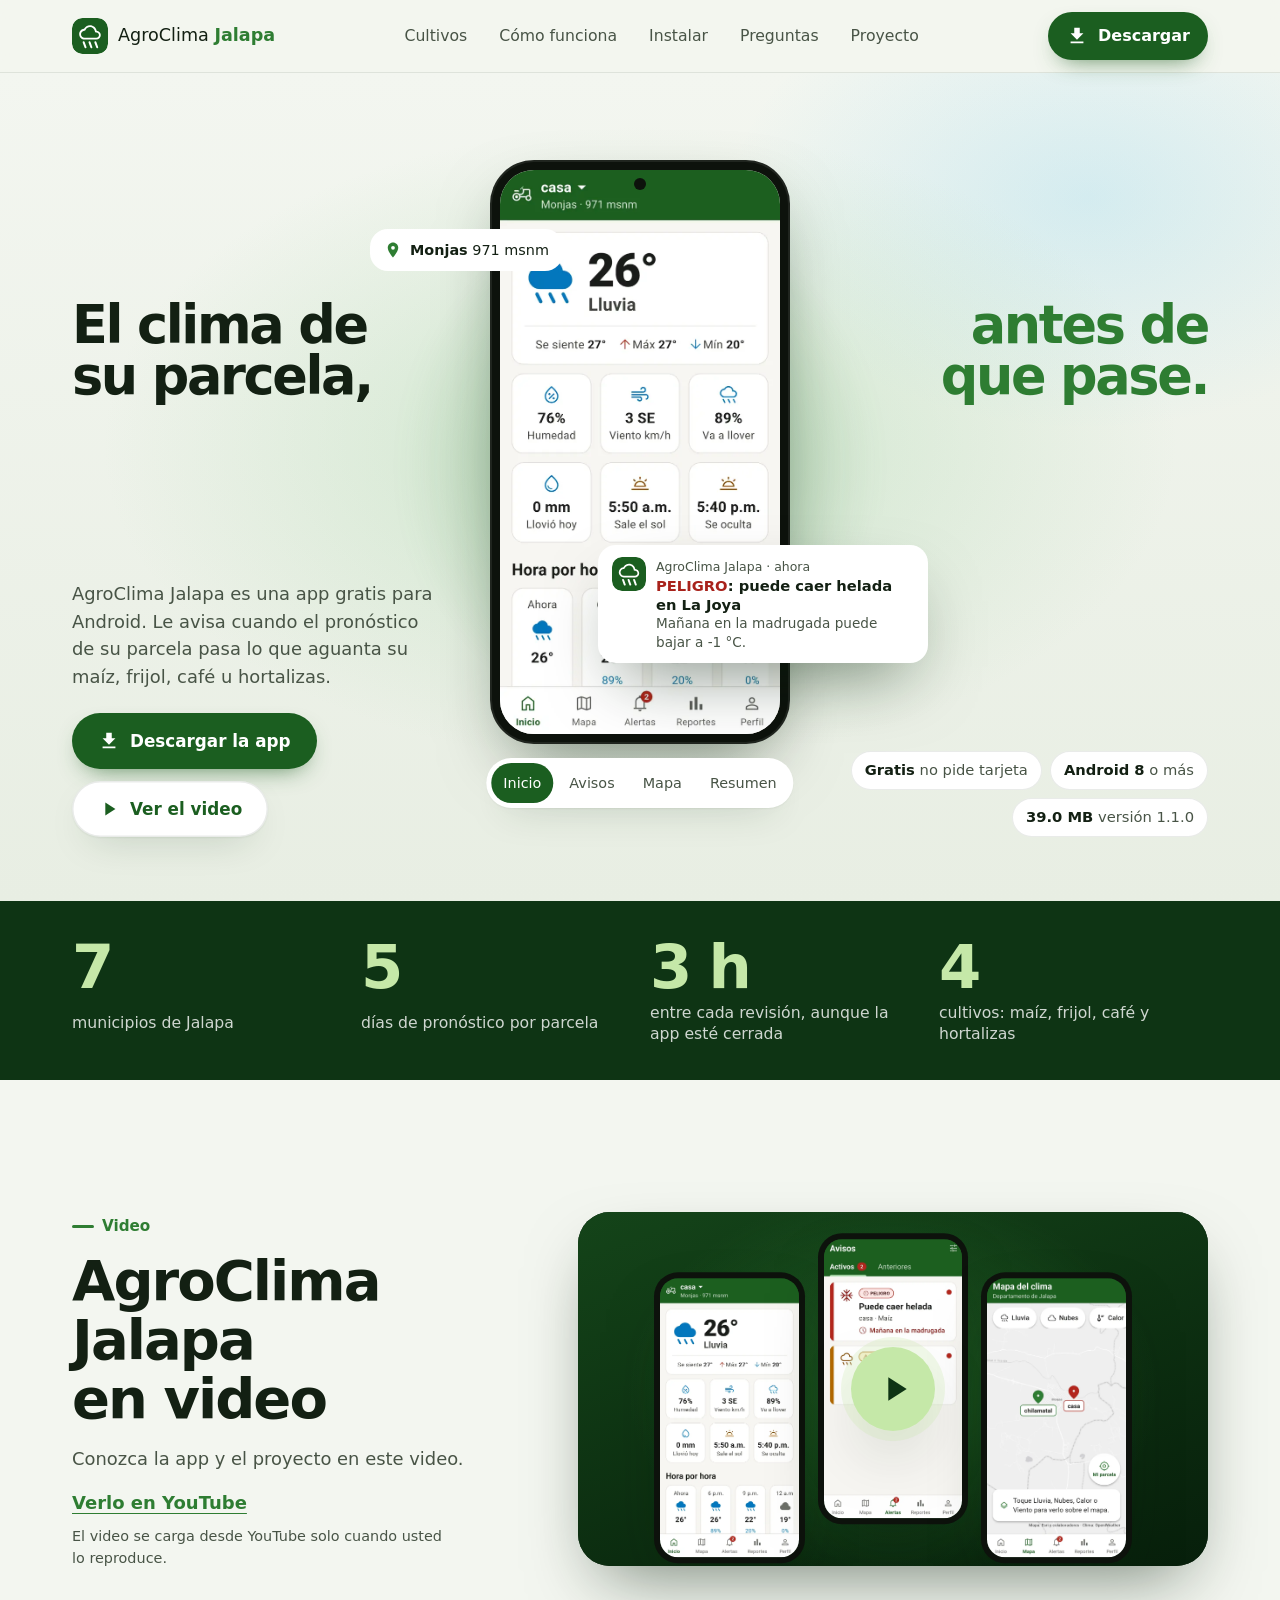
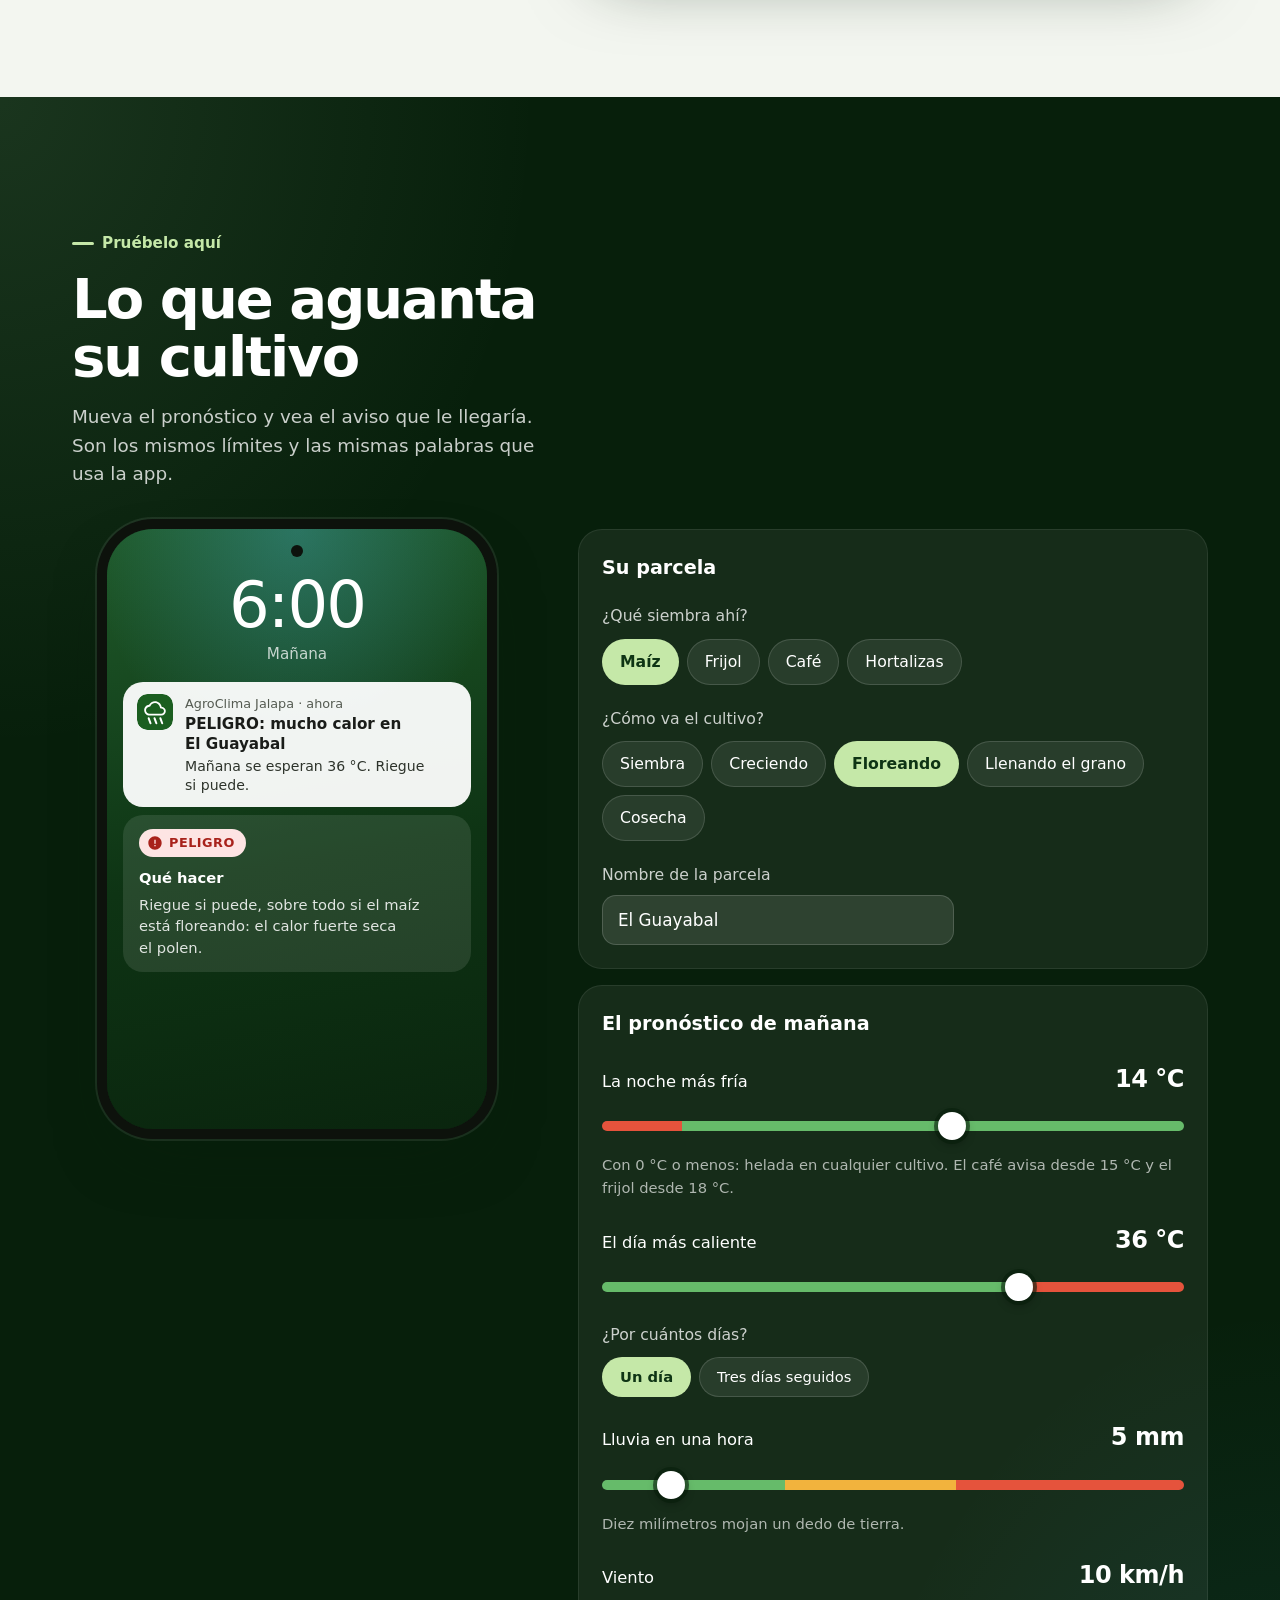
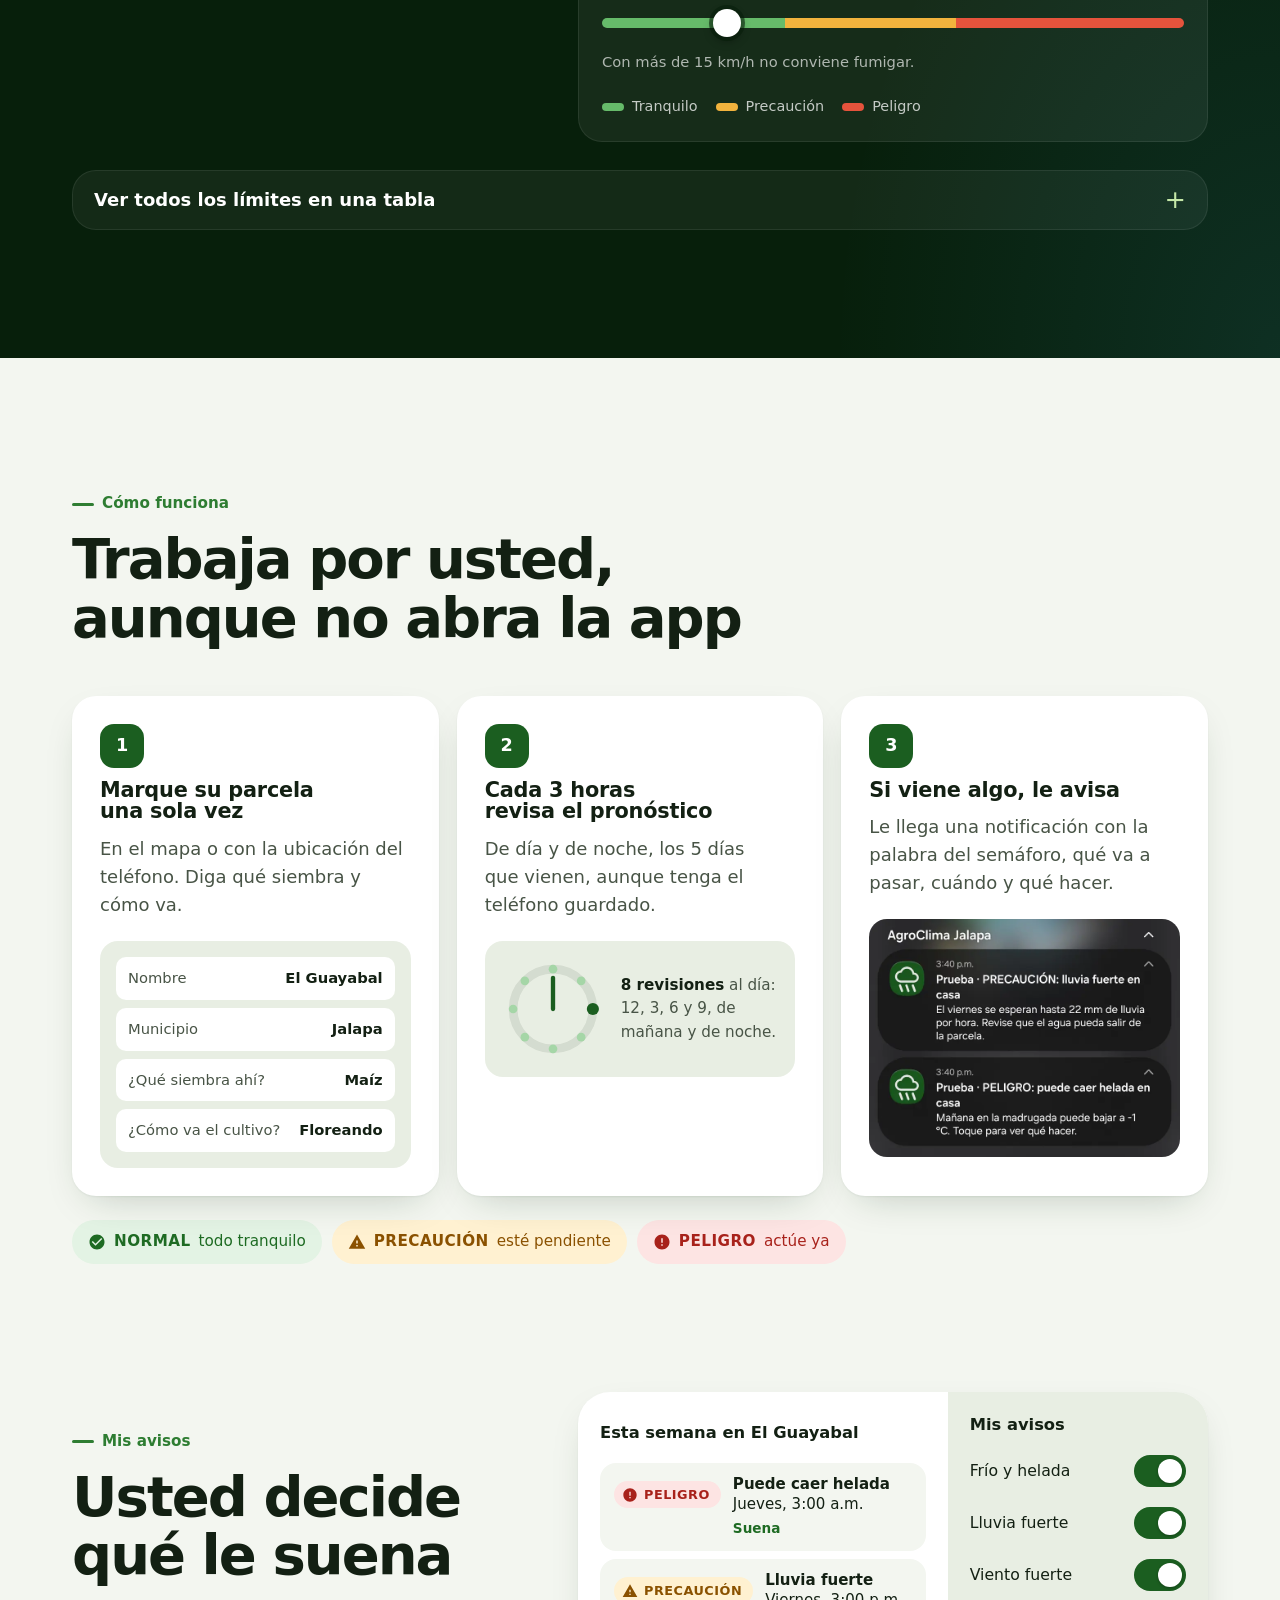
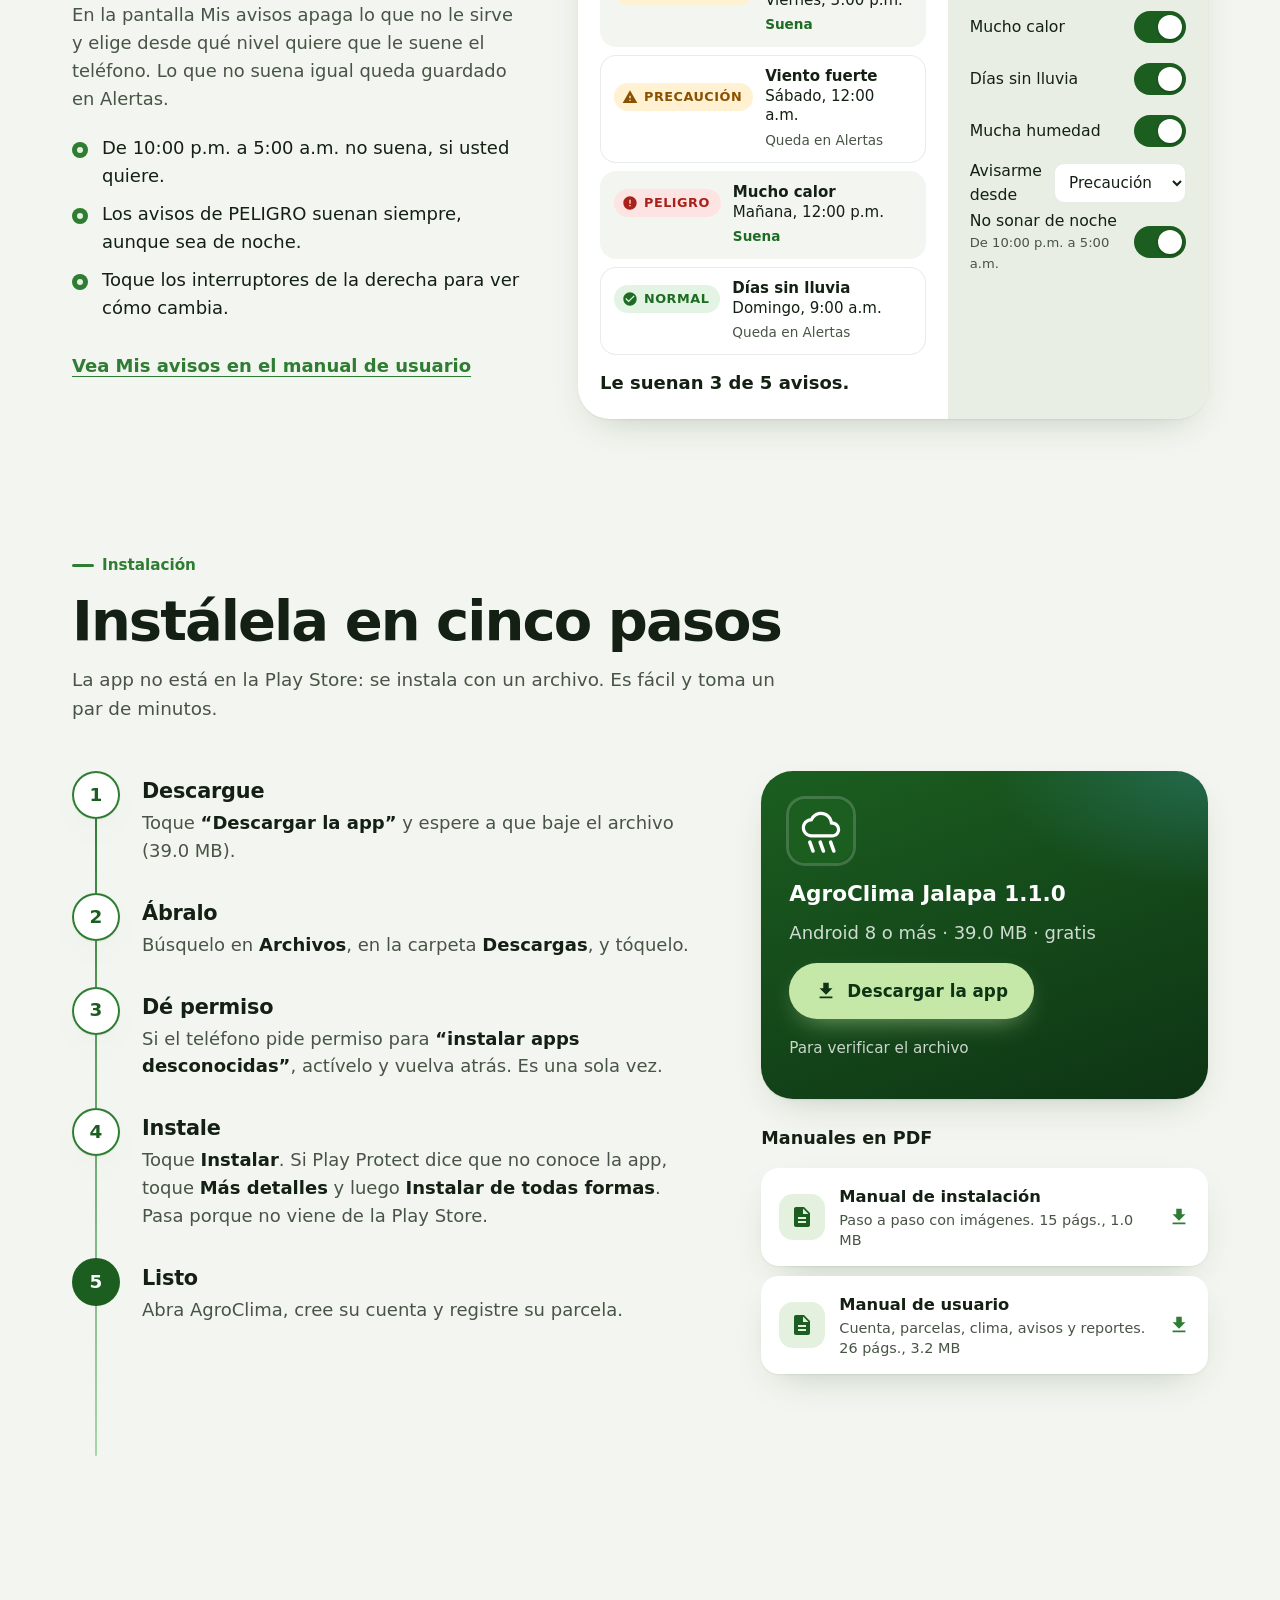
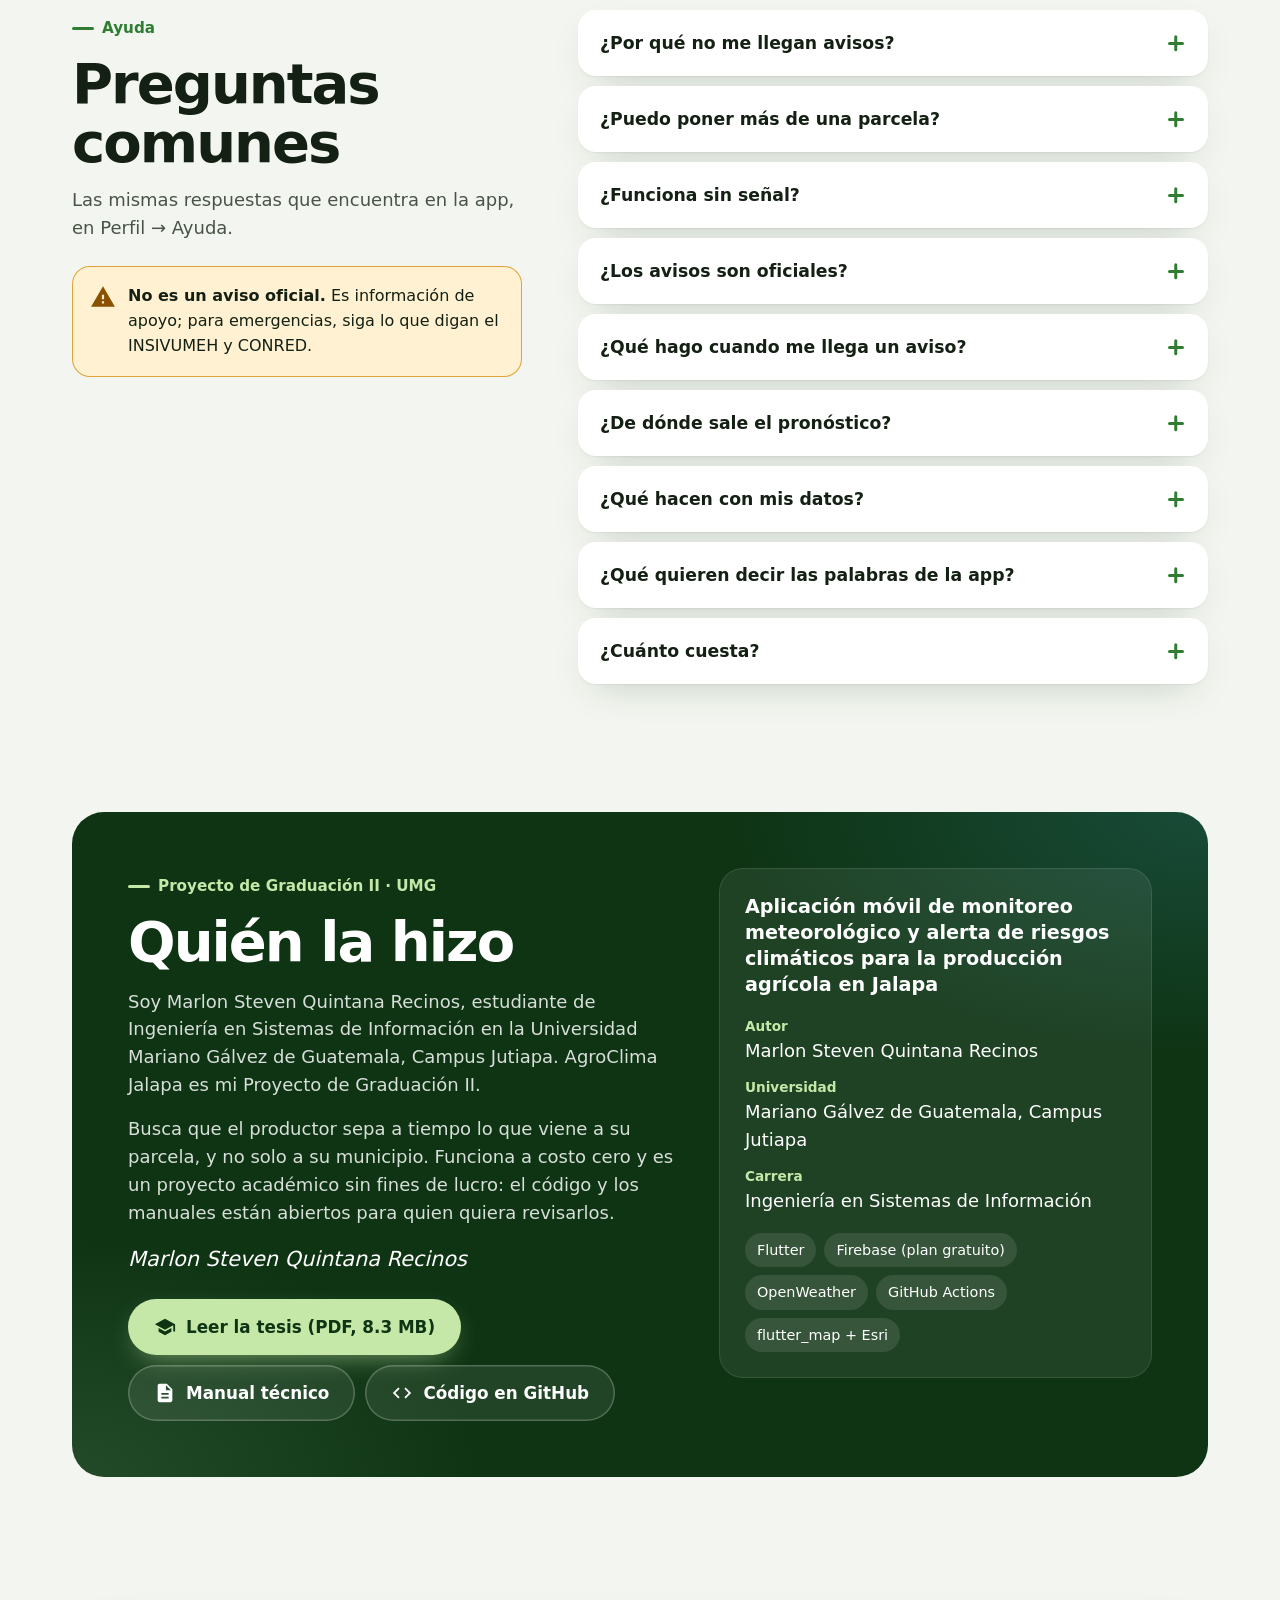
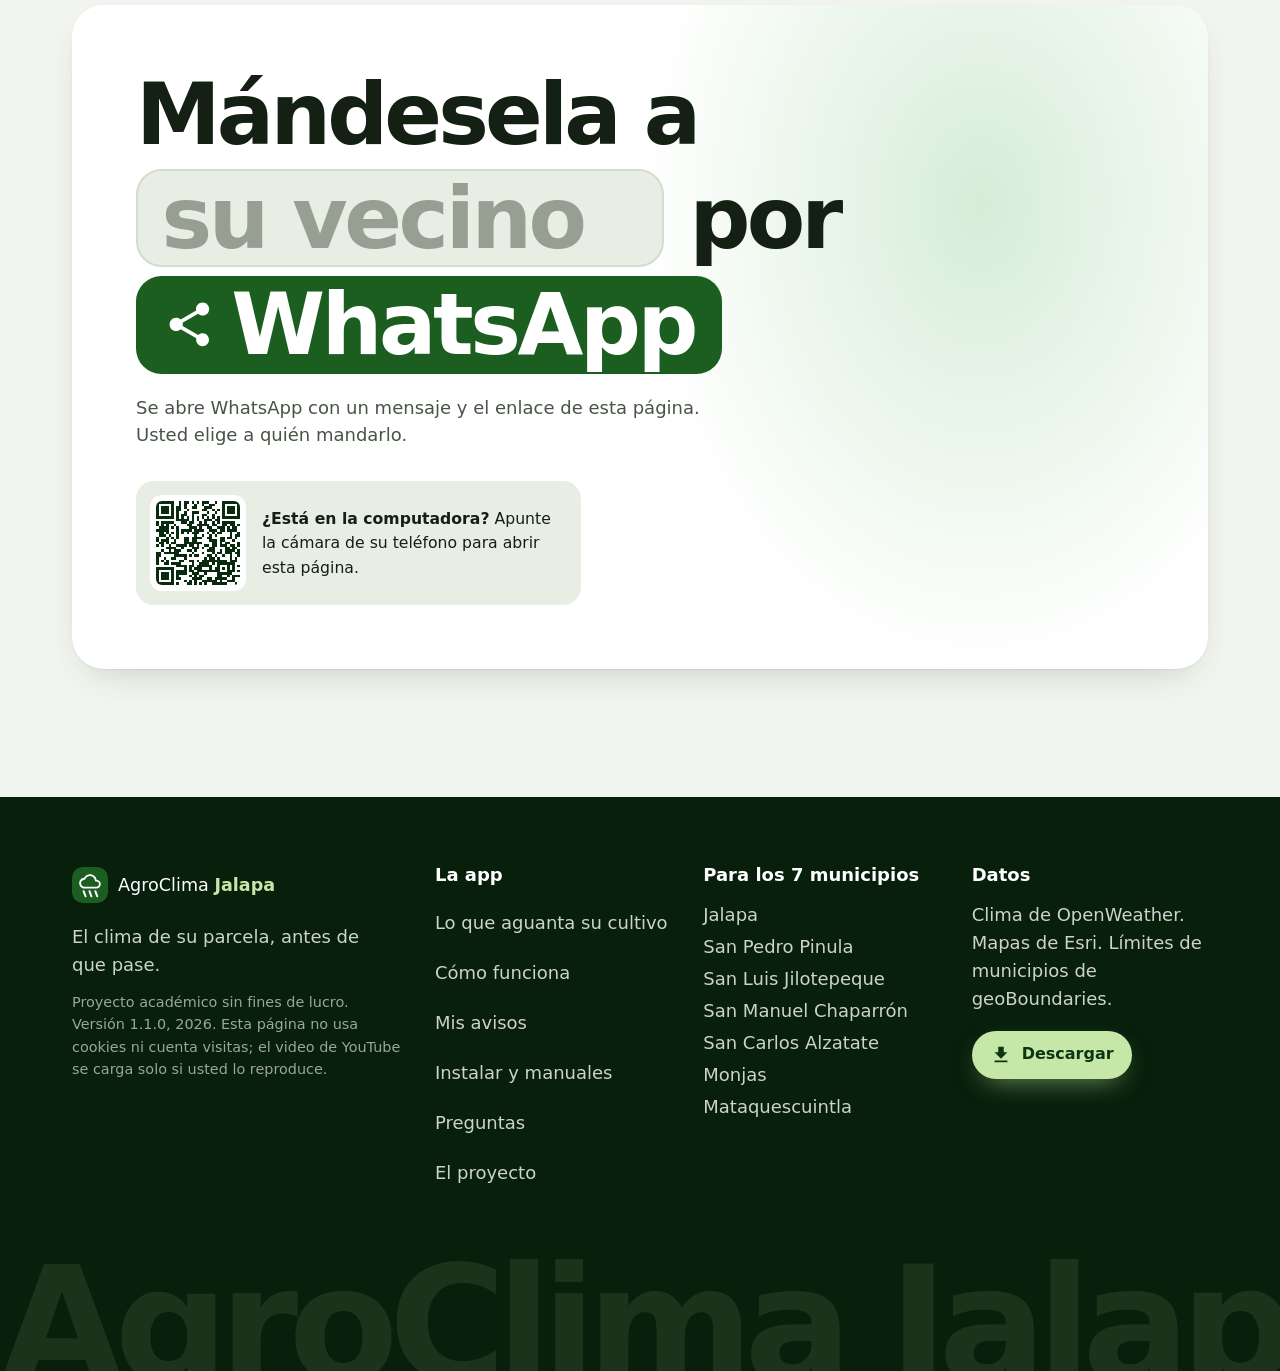
<file: sitio/index.html>
<!DOCTYPE html>
<html lang="es">
<head>
<meta charset="utf-8">
<meta name="viewport" content="width=device-width, initial-scale=1">
<title>AgroClima Jalapa</title>
<meta name="description" content="App gratuita para Android: el clima de su parcela y un aviso cuando el pronóstico pasa lo que aguanta su maíz, frijol, café u hortalizas. Para los 7 municipios de Jalapa.">
<meta name="theme-color" content="#0E3414">
<link rel="icon" href="img/logo.svg" type="image/svg+xml">
<link rel="canonical" href="https://stevenquintanagt.github.io/Pag_Agroclima/">
<meta property="og:type" content="website">
<meta property="og:locale" content="es_GT">
<meta property="og:site_name" content="AgroClima Jalapa">
<meta property="og:title" content="AgroClima Jalapa · El clima de su parcela, antes de que pase">
<meta property="og:description" content="App gratuita para Android: pronóstico de 5 días de cada parcela y avisos cuando viene lluvia fuerte, helada, calor o viento. Para los 7 municipios de Jalapa.">
<meta property="og:url" content="https://stevenquintanagt.github.io/Pag_Agroclima/">
<meta property="og:image" content="https://stevenquintanagt.github.io/Pag_Agroclima/img/compartir.jpg">
<meta property="og:image:width" content="1200">
<meta property="og:image:height" content="630">
<meta property="og:image:alt" content="AgroClima Jalapa: el clima de su parcela, antes de que pase.">
<meta name="twitter:card" content="summary_large_image">
<link rel="preload" href="img/panel.webp" as="image" type="image/webp">
<link rel="stylesheet" href="estilos.css?v=20261101">
<script>document.documentElement.classList.add('js')</script>
</head>
<body>

<!-- Íconos (Material Symbols) reutilizados con <use> -->
<svg width="0" height="0" class="oculto" aria-hidden="true">
  <symbol id="i-bajar" viewBox="0 0 24 24"><path d="M19 9h-4V3H9v6H5l7 7 7-7zM5 18v2h14v-2H5z"/></symbol>
  <symbol id="i-play" viewBox="0 0 24 24"><path d="M8 5v14l11-7z"/></symbol>
  <symbol id="i-flecha" viewBox="0 0 24 24"><path d="m12 4-1.41 1.41L16.17 11H4v2h12.17l-5.58 5.59L12 20l8-8z"/></symbol>
  <symbol id="i-nube" viewBox="0 0 24 24"><path d="M19.35 10.04A7.49 7.49 0 0 0 12 4C9.11 4 6.6 5.64 5.35 8.04A5.994 5.994 0 0 0 0 14c0 3.31 2.69 6 6 6h13c2.76 0 5-2.24 5-5 0-2.64-2.05-4.78-4.65-4.96z"/></symbol>
  <symbol id="i-pin" viewBox="0 0 24 24"><path d="M12 2C8.13 2 5 5.13 5 9c0 5.25 7 13 7 13s7-7.75 7-13c0-3.87-3.13-7-7-7zm0 9.5a2.5 2.5 0 1 1 0-5 2.5 2.5 0 0 1 0 5z"/></symbol>
  <symbol id="i-reloj" viewBox="0 0 24 24"><path d="M11.99 2C6.47 2 2 6.48 2 12s4.47 10 9.99 10C17.52 22 22 17.52 22 12S17.52 2 11.99 2zM12 20c-4.42 0-8-3.58-8-8s3.58-8 8-8 8 3.58 8 8-3.58 8-8 8zm.5-13H11v6l5.25 3.15.75-1.23-4.5-2.67z"/></symbol>
  <symbol id="i-campana" viewBox="0 0 24 24"><path d="M12 22c1.1 0 2-.9 2-2h-4c0 1.1.89 2 2 2zm6-6v-5c0-3.07-1.64-5.64-4.5-6.32V4c0-.83-.67-1.5-1.5-1.5s-1.5.67-1.5 1.5v.68C7.63 5.36 6 7.92 6 11v5l-2 2v1h16v-1l-2-2z"/></symbol>
  <symbol id="i-hoja" viewBox="0 0 24 24"><path d="M14 2H6c-1.1 0-1.99.9-1.99 2L4 20c0 1.1.89 2 1.99 2H18c1.1 0 2-.9 2-2V8l-6-6zm2 16H8v-2h8v2zm0-4H8v-2h8v2zm-3-5V3.5L18.5 9H13z"/></symbol>
  <symbol id="i-codigo" viewBox="0 0 24 24"><path d="M9.4 16.6 4.8 12l4.6-4.6L8 6l-6 6 6 6 1.4-1.4zm5.2 0 4.6-4.6-4.6-4.6L16 6l6 6-6 6-1.4-1.4z"/></symbol>
  <symbol id="i-escuela" viewBox="0 0 24 24"><path d="M5 13.18v4L12 21l7-3.82v-4L12 17l-7-3.82zM12 3 1 9l11 6 9-4.91V17h2V9L12 3z"/></symbol>
  <symbol id="i-compartir" viewBox="0 0 24 24"><path d="M18 16.08c-.76 0-1.44.3-1.96.77L8.91 12.7c.05-.23.09-.46.09-.7s-.04-.47-.09-.7l7.05-4.11c.54.5 1.25.81 2.04.81 1.66 0 3-1.34 3-3s-1.34-3-3-3-3 1.34-3 3c0 .24.04.47.09.7L8.04 9.81C7.5 9.31 6.79 9 6 9c-1.66 0-3 1.34-3 3s1.34 3 3 3c.79 0 1.5-.31 2.04-.81l7.12 4.16c-.05.21-.08.43-.08.65 0 1.61 1.31 2.92 2.92 2.92s2.92-1.31 2.92-2.92-1.31-2.92-2.92-2.92z"/></symbol>
  <symbol id="i-bien" viewBox="0 0 24 24"><path d="M12 2C6.48 2 2 6.48 2 12s4.48 10 10 10 10-4.48 10-10S17.52 2 12 2zm-2 15-5-5 1.41-1.41L10 14.17l7.59-7.59L19 8l-9 9z"/></symbol>
  <symbol id="i-cuidado" viewBox="0 0 24 24"><path d="M1 21h22L12 2 1 21zm12-3h-2v-2h2v2zm0-4h-2v-4h2v4z"/></symbol>
  <symbol id="i-peligro" viewBox="0 0 24 24"><path d="M12 2C6.48 2 2 6.48 2 12s4.48 10 10 10 10-4.48 10-10S17.52 2 12 2zm1 15h-2v-2h2v2zm0-4h-2V7h2v6z"/></symbol>
</svg>

<a class="saltar" href="#contenido">Saltar al contenido</a>

<header class="barra">
  <div class="ancho barra-dentro">
    <a class="marca" href="#">
      <img src="img/logo.svg" alt="" width="36" height="36">
      <span>AgroClima <b>Jalapa</b></span>
    </a>
    <nav class="barra-enlaces" aria-label="Principal">
      <a href="#cultivos">Cultivos</a>
      <a href="#como">Cómo funciona</a>
      <a href="#instalar">Instalar</a>
      <a href="#preguntas">Preguntas</a>
      <a href="#proyecto">Proyecto</a>
    </nav>
    <a class="boton boton-chico" href="https://github.com/StevenQuintanaGT/Agroclima_Jalapa/releases/latest/download/AgroClima-Jalapa.apk">
      <svg class="icono" aria-hidden="true"><use href="#i-bajar"/></svg>Descargar
    </a>
  </div>
</header>

<main id="contenido">

  <!-- ===================== Portada ===================== -->
  <section class="hero" aria-labelledby="t-hero">
    <div class="ancho hero-grid">
      <h1 id="t-hero" class="hero-frase">
        <span class="mitad mitad-1">El clima de<br class="br-ancho"> su parcela,</span>
        <span class="mitad mitad-2">antes de<br class="br-ancho"> que pase.</span>
      </h1>

      <div class="hero-telefono">
        <div class="halo" aria-hidden="true"></div>
        <div class="telefono">
          <div class="pantallas" id="pantallas" role="group" aria-label="Pantallas reales de la app">
            <img class="pantalla es-activa" src="img/panel.webp" width="640" height="1289" alt="Pantalla de inicio de la parcela casa, en Monjas: 26 grados con lluvia, humedad 76 %, viento 3 km/h y 89 % de probabilidad de lluvia." fetchpriority="high">
            <img class="pantalla" src="img/avisos.webp" width="640" height="1289" alt="Avisos activos: PELIGRO, puede caer helada mañana en la madrugada; PRECAUCIÓN, lluvia fuerte el viernes." loading="lazy" decoding="async">
            <img class="pantalla" src="img/mapa.webp" width="640" height="1289" alt="Mapa del clima con las parcelas casa y chilamatal cerca de Monjas, y botones de lluvia, nubes y calor." loading="lazy" decoding="async">
            <img class="pantalla" src="img/reportes.webp" width="640" height="1289" alt="Resumen de 7 días de la parcela chilamatal: un día con lluvia, 19 °C la noche más fría, 5 mm en total y ningún aviso de peligro." loading="lazy" decoding="async">
          </div>
        </div>
        <div class="flota flota-aviso" aria-hidden="true">
          <img src="img/logo.svg" alt="" width="34" height="34">
          <div><p class="flota-app">AgroClima Jalapa · ahora</p><p class="flota-titulo"><span class="txt-peligro">PELIGRO</span>: puede caer helada en La Joya</p><p class="flota-cuerpo">Mañana en la madrugada puede bajar a -1 °C.</p></div>
        </div>
        <div class="flota flota-dato" aria-hidden="true">
          <svg aria-hidden="true"><use href="#i-pin"/></svg><span><b>Monjas</b> 971 msnm</span>
        </div>
        <div class="selector" id="selector" role="tablist" aria-label="Cambiar de pantalla">
          <button type="button" role="tab" aria-selected="true" data-i="0">Inicio</button>
          <button type="button" role="tab" aria-selected="false" data-i="1">Avisos</button>
          <button type="button" role="tab" aria-selected="false" data-i="2">Mapa</button>
          <button type="button" role="tab" aria-selected="false" data-i="3">Resumen</button>
        </div>
      </div>

      <div class="hero-pie">
        <p class="hero-texto">AgroClima Jalapa es una app gratis para Android. Le avisa cuando el pronóstico de su parcela pasa lo que aguanta su maíz, frijol, café u hortalizas.</p>
        <div class="hero-acciones">
          <a class="boton" href="https://github.com/StevenQuintanaGT/Agroclima_Jalapa/releases/latest/download/AgroClima-Jalapa.apk">
            <svg class="icono" aria-hidden="true"><use href="#i-bajar"/></svg>Descargar la app
          </a>
          <a class="boton boton-suave" href="#video"><svg class="icono" aria-hidden="true"><use href="#i-play"/></svg>Ver el video</a>
        </div>
      </div>

      <ul class="hero-ficha">
        <li><b>Gratis</b> no pide tarjeta</li>
        <li><b>Android 8</b> o más</li>
        <li><b>39.0 MB</b> versión 1.1.0</li>
      </ul>
    </div>
  </section>

  <!-- ===================== Cifras ===================== -->
  <section class="cifras" aria-label="En pocas palabras">
    <ul class="ancho cifras-lista">
      <li><strong>7</strong><span>municipios de Jalapa</span></li>
      <li><strong>5</strong><span>días de pronóstico por parcela</span></li>
      <li><strong>3 h</strong><span>entre cada revisión, aunque la app esté cerrada</span></li>
      <li><strong>4</strong><span>cultivos: maíz, frijol, café y hortalizas</span></li>
    </ul>
  </section>

  <!-- ===================== Video ===================== -->
  <section class="seccion video-sec" id="video" aria-labelledby="t-video">
    <div class="ancho video-grid">
      <div class="video-texto">
        <p class="etiqueta">Video</p>
        <h2 id="t-video">AgroClima Jalapa en video</h2>
        <p>Conozca la app y el proyecto en este video.</p>
        <a class="enlace" href="https://www.youtube.com/watch?v=B2JBSr4BpH0">Verlo en YouTube</a>
        <p class="video-nota">El video se carga desde YouTube solo cuando usted lo reproduce.</p>
      </div>
      <div class="video-marco" id="video-marco">
        <a class="video-portada" href="https://www.youtube.com/watch?v=B2JBSr4BpH0" data-video="B2JBSr4BpH0">
          <span class="video-fondo" aria-hidden="true">
            <img src="img/panel.webp" alt="" width="640" height="1289" loading="lazy" decoding="async">
            <img src="img/avisos.webp" alt="" width="640" height="1289" loading="lazy" decoding="async">
            <img src="img/mapa.webp" alt="" width="640" height="1289" loading="lazy" decoding="async">
          </span>
          <span class="video-boton"><svg aria-hidden="true"><use href="#i-play"/></svg></span>
          <span class="oculto-texto">Reproducir el video de AgroClima Jalapa</span>
        </a>
      </div>
    </div>
  </section>

  <!-- ===================== Simulador ===================== -->
  <section class="simulador" id="cultivos" aria-labelledby="t-cultivos">
    <div class="ancho sim-grid">
      <div class="sim-cabeza">
        <p class="etiqueta">Pruébelo aquí</p>
        <h2 id="t-cultivos">Lo que aguanta su cultivo</h2>
        <p class="sim-intro">Mueva el pronóstico y vea el aviso que le llegaría. Son los mismos límites y las mismas palabras que usa la app.</p>
      </div>

      <div class="sim-salida-col">
        <div class="pantalla-bloqueo" aria-live="polite">
          <p class="bloqueo-hora">6:00</p>
          <p class="bloqueo-fecha">Mañana</p>
          <ul class="notis" id="sim-notis">
            <li class="noti">
              <img src="img/logo.svg" alt="" width="36" height="36">
              <div>
                <p class="noti-app">AgroClima Jalapa · ahora</p>
                <p class="noti-titulo">PELIGRO: mucho calor en El Guayabal</p>
                <p class="noti-cuerpo">Mañana se esperan 36 °C. Riegue si puede.</p>
              </div>
            </li>
          </ul>
          <div class="sim-detalle" id="sim-detalle">
            <p class="chip chip-peligro" id="sim-chip"><svg aria-hidden="true"><use href="#i-peligro"/></svg><span>PELIGRO</span></p>
            <p class="sim-que">Qué hacer</p>
            <p id="sim-medida">Riegue si puede, sobre todo si el maíz está floreando: el calor fuerte seca el polen.</p>
          </div>
        </div>
      </div>

      <div class="sim-controles" id="sim" role="group" aria-label="Pronóstico de prueba">
        <div class="control">
          <p class="control-titulo">Su parcela</p>
          <fieldset class="segmentos">
            <legend>¿Qué siembra ahí?</legend>
            <label><input type="radio" name="cultivo" value="maiz" checked><span>Maíz</span></label>
            <label><input type="radio" name="cultivo" value="frijol"><span>Frijol</span></label>
            <label><input type="radio" name="cultivo" value="cafe"><span>Café</span></label>
            <label><input type="radio" name="cultivo" value="hortalizas"><span>Hortalizas</span></label>
          </fieldset>
          <fieldset class="segmentos">
            <legend>¿Cómo va el cultivo?</legend>
            <label><input type="radio" name="etapa" value="siembra"><span>Siembra</span></label>
            <label><input type="radio" name="etapa" value="desarrolloVegetativo"><span>Creciendo</span></label>
            <label><input type="radio" name="etapa" value="floracion" checked><span>Floreando</span></label>
            <label><input type="radio" name="etapa" value="llenado"><span>Llenando el grano</span></label>
            <label><input type="radio" name="etapa" value="cosecha"><span>Cosecha</span></label>
          </fieldset>
          <label class="campo-texto"><span>Nombre de la parcela</span>
            <input type="text" name="parcela" value="El Guayabal" maxlength="24">
          </label>
        </div>

        <div class="control">
          <p class="control-titulo">El pronóstico de mañana</p>
          <div class="deslizador">
            <label for="r-tmin">La noche más fría</label> <output id="o-tmin" for="r-tmin">14 °C</output>
            <input id="r-tmin" type="range" name="tmin" min="-3" max="25" step="1" value="14">
            <p class="ayuda">Con 0 °C o menos: helada en cualquier cultivo. El café avisa desde 15 °C y el frijol desde 18 °C.</p>
          </div>
          <div class="deslizador">
            <label for="r-tmax">El día más caliente</label> <output id="o-tmax" for="r-tmax">36 °C</output>
            <input id="r-tmax" type="range" name="tmax" min="20" max="42" step="1" value="36">
            <fieldset class="segmentos segmentos-chicos">
              <legend>¿Por cuántos días?</legend>
              <label><input type="radio" name="dias" value="1" checked><span>Un día</span></label>
              <label><input type="radio" name="dias" value="3"><span>Tres días seguidos</span></label>
            </fieldset>
          </div>
          <div class="deslizador">
            <label for="r-lluvia">Lluvia en una hora</label> <output id="o-lluvia" for="r-lluvia">5 mm</output>
            <input id="r-lluvia" type="range" name="lluvia" min="0" max="50" step="1" value="5">
            <p class="ayuda">Diez milímetros mojan un dedo de tierra.</p>
          </div>
          <div class="deslizador">
            <label for="r-viento">Viento</label> <output id="o-viento" for="r-viento">10 km/h</output>
            <input id="r-viento" type="range" name="viento" min="0" max="50" step="1" value="10">
            <p class="ayuda">Con más de 15 km/h no conviene fumigar.</p>
          </div>
          <ul class="leyenda">
            <li class="l-normal">Tranquilo</li><li class="l-precaucion">Precaución</li><li class="l-peligro">Peligro</li>
          </ul>
        </div>
      </div>

      <details class="limites">
        <summary>Ver todos los límites en una tabla</summary>
        <div class="tabla-envoltura">
          <table>
            <caption>Límites con que la app avisa (Tabla 31 de la tesis)</caption>
            <thead><tr><th scope="col">Riesgo</th><th scope="col">Cultivo</th><th scope="col">PRECAUCIÓN</th><th scope="col">PELIGRO</th></tr></thead>
            <tbody>
              <tr><th scope="row">Lluvia fuerte en una hora</th><td>Todos</td><td>más de 15 mm</td><td>más de 30 mm</td></tr>
              <tr><th scope="row">Viento</th><td>Todos</td><td>más de 15 km/h</td><td>más de 30 km/h</td></tr>
              <tr><th scope="row">Helada</th><td>Todos</td><td>—</td><td>0 °C o menos</td></tr>
              <tr><th scope="row">Días sin lluvia</th><td>Todos</td><td>11 a 15 días (NORMAL de 5 a 10)</td><td>más de 15 días</td></tr>
              <tr><th scope="row">Días sin lluvia al florear o llenar</th><td>Maíz, frijol</td><td>5 a 10 días</td><td>más de 10 días</td></tr>
              <tr><th scope="row">Frío</th><td>Frijol</td><td>menos de 18 °C</td><td>—</td></tr>
              <tr><th scope="row">Frío</th><td>Café</td><td>menos de 15 °C</td><td>—</td></tr>
              <tr><th scope="row">Calor</th><td>Frijol</td><td>más de 28 °C</td><td>más de 28 °C por 3 días</td></tr>
              <tr><th scope="row">Calor</th><td>Café</td><td>más de 30 °C</td><td>más de 30 °C por 3 días</td></tr>
              <tr><th scope="row">Calor</th><td>Maíz</td><td>más de 35 °C mientras crece</td><td>más de 35 °C floreando o llenando</td></tr>
              <tr><th scope="row">Mucha humedad</th><td>Café</td><td>más de 85 %</td><td>—</td></tr>
            </tbody>
          </table>
          <p class="fuentes">Fuentes citadas en la tesis: Monjo (2010), Moraga (2024), Fuentes López (2002), González (2021), Bardales Espinoza et al. (2019) y MARN El Salvador. Hortalizas usa los límites de todos los cultivos.</p>
        </div>
      </details>
    </div>
  </section>

  <!-- ===================== Cómo funciona ===================== -->
  <section class="seccion" id="como" aria-labelledby="t-como">
    <div class="ancho">
      <div class="cabeza">
        <p class="etiqueta">Cómo funciona</p>
        <h2 id="t-como">Trabaja por usted, aunque no abra la app</h2>
      </div>
      <ol class="pasos3">
        <li class="paso3 revelar">
          <p class="paso3-num">1</p>
          <h3>Marque su parcela una sola vez</h3>
          <p>En el mapa o con la ubicación del teléfono. Diga qué siembra y cómo va.</p>
          <div class="mini mini-form">
            <p><span>Nombre</span><b>El Guayabal</b></p>
            <p><span>Municipio</span><b>Jalapa</b></p>
            <p><span>¿Qué siembra ahí?</span><b>Maíz</b></p>
            <p><span>¿Cómo va el cultivo?</span><b>Floreando</b></p>
          </div>
        </li>
        <li class="paso3 revelar">
          <p class="paso3-num">2</p>
          <h3>Cada 3 horas revisa el pronóstico</h3>
          <p>De día y de noche, los 5 días que vienen, aunque tenga el teléfono guardado.</p>
          <div class="mini mini-reloj">
            <svg viewBox="0 0 120 120" class="reloj" aria-hidden="true">
              <circle cx="60" cy="60" r="46" class="reloj-aro"/>
              <g class="reloj-marcas">
                <circle cx="60" cy="14" r="5"/><circle cx="92.5" cy="27.5" r="5"/><circle cx="106" cy="60" r="5" class="ahora"/><circle cx="92.5" cy="92.5" r="5"/>
                <circle cx="60" cy="106" r="5"/><circle cx="27.5" cy="92.5" r="5"/><circle cx="14" cy="60" r="5"/><circle cx="27.5" cy="27.5" r="5"/>
              </g>
              <line x1="60" y1="60" x2="60" y2="24" class="reloj-aguja"/>
            </svg>
            <p><b>8 revisiones</b> al día: 12, 3, 6 y 9, de mañana y de noche.</p>
          </div>
        </li>
        <li class="paso3 revelar">
          <p class="paso3-num">3</p>
          <h3>Si viene algo, le avisa</h3>
          <p>Le llega una notificación con la palabra del semáforo, qué va a pasar, cuándo y qué hacer.</p>
          <figure class="mini mini-foto">
            <img src="img/notificacion.webp" width="760" height="581" loading="lazy" decoding="async" alt="Dos avisos reales en la barra de un teléfono: PRECAUCIÓN, lluvia fuerte en casa, el viernes hasta 22 mm de lluvia por hora; PELIGRO, puede caer helada en casa, mañana en la madrugada puede bajar a -1 °C.">
          </figure>
        </li>
      </ol>
      <ul class="semaforo">
        <li class="s-normal"><svg aria-hidden="true"><use href="#i-bien"/></svg><b>NORMAL</b> todo tranquilo</li>
        <li class="s-precaucion"><svg aria-hidden="true"><use href="#i-cuidado"/></svg><b>PRECAUCIÓN</b> esté pendiente</li>
        <li class="s-peligro"><svg aria-hidden="true"><use href="#i-peligro"/></svg><b>PELIGRO</b> actúe ya</li>
      </ul>
    </div>
  </section>

  <!-- ===================== Mis avisos ===================== -->
  <section class="seccion mis-avisos" id="mis-avisos" aria-labelledby="t-mis-avisos">
    <div class="ancho mis-grid">
      <div class="mis-texto">
        <p class="etiqueta">Mis avisos</p>
        <h2 id="t-mis-avisos">Usted decide qué le suena</h2>
        <p>En la pantalla Mis avisos apaga lo que no le sirve y elige desde qué nivel quiere que le suene el teléfono. Lo que no suena igual queda guardado en Alertas.</p>
        <ul class="puntos">
          <li>De 10:00 p.m. a 5:00 a.m. no suena, si usted quiere.</li>
          <li>Los avisos de PELIGRO suenan siempre, aunque sea de noche.</li>
          <li>Toque los interruptores de la derecha para ver cómo cambia.</li>
        </ul>
        <a class="enlace" href="manuales/manual-de-usuario.pdf" type="application/pdf">Vea Mis avisos en el manual de usuario</a>
      </div>

      <div class="panel">
        <div class="panel-demo">
          <p class="panel-titulo">Esta semana en El Guayabal</p>
          <ul class="semana" id="semana">
            <li data-tipo="temperaturaBaja" data-nivel="3" data-hora="3"><span class="chip chip-peligro"><svg aria-hidden="true"><use href="#i-peligro"/></svg><span>PELIGRO</span></span><span class="semana-texto"><b>Puede caer helada</b> Jueves, 3:00 a.m.</span><span class="destino">Suena</span></li>
            <li data-tipo="lluviaIntensa" data-nivel="2" data-hora="15"><span class="chip chip-precaucion"><svg aria-hidden="true"><use href="#i-cuidado"/></svg><span>PRECAUCIÓN</span></span><span class="semana-texto"><b>Lluvia fuerte</b> Viernes, 3:00 p.m.</span><span class="destino">Suena</span></li>
            <li data-tipo="vientoFuerte" data-nivel="2" data-hora="0"><span class="chip chip-precaucion"><svg aria-hidden="true"><use href="#i-cuidado"/></svg><span>PRECAUCIÓN</span></span><span class="semana-texto"><b>Viento fuerte</b> Sábado, 12:00 a.m.</span><span class="destino destino-no">Queda en Alertas</span></li>
            <li data-tipo="temperaturaAlta" data-nivel="3" data-hora="12"><span class="chip chip-peligro"><svg aria-hidden="true"><use href="#i-peligro"/></svg><span>PELIGRO</span></span><span class="semana-texto"><b>Mucho calor</b> Mañana, 12:00 p.m.</span><span class="destino">Suena</span></li>
            <li data-tipo="sequia" data-nivel="1" data-hora="9"><span class="chip chip-normal"><svg aria-hidden="true"><use href="#i-bien"/></svg><span>NORMAL</span></span><span class="semana-texto"><b>Días sin lluvia</b> Domingo, 9:00 a.m.</span><span class="destino destino-no">Queda en Alertas</span></li>
          </ul>
          <p class="panel-cuenta" id="cuenta" aria-live="polite">Le suenan 3 de 5 avisos.</p>
        </div>
        <div class="panel-controles" id="prefs" role="group" aria-label="Mis avisos">
          <p class="panel-titulo">Mis avisos</p>
          <label class="fila"><span>Frío y helada</span><input type="checkbox" role="switch" name="temperaturaBaja" checked></label>
          <label class="fila"><span>Lluvia fuerte</span><input type="checkbox" role="switch" name="lluviaIntensa" checked></label>
          <label class="fila"><span>Viento fuerte</span><input type="checkbox" role="switch" name="vientoFuerte" checked></label>
          <label class="fila"><span>Mucho calor</span><input type="checkbox" role="switch" name="temperaturaAlta" checked></label>
          <label class="fila"><span>Días sin lluvia</span><input type="checkbox" role="switch" name="sequia" checked></label>
          <label class="fila"><span>Mucha humedad</span><input type="checkbox" role="switch" name="humedadAlta" checked></label>
          <label class="fila"><span>Avisarme desde</span>
            <select name="minimo">
              <option value="1">Todo</option>
              <option value="2" selected>Precaución</option>
              <option value="3">Solo peligro</option>
            </select>
          </label>
          <label class="fila"><span>No sonar de noche <small>De 10:00 p.m. a 5:00 a.m.</small></span><input type="checkbox" role="switch" name="noche" checked></label>
        </div>
      </div>
    </div>
  </section>

  <!-- ===================== Instalar y manuales ===================== -->
  <section class="seccion" id="instalar" aria-labelledby="t-instalar">
    <div class="ancho">
      <div class="cabeza">
        <p class="etiqueta">Instalación</p>
        <h2 id="t-instalar">Instálela en cinco pasos</h2>
        <p>La app no está en la Play Store: se instala con un archivo. Es fácil y toma un par de minutos.</p>
      </div>
      <div class="instalar-grid">
        <ol class="pasos">
          <li class="revelar"><h3>Descargue</h3><p>Toque <b>“Descargar la app”</b> y espere a que baje el archivo (39.0 MB).</p></li>
          <li class="revelar"><h3>Ábralo</h3><p>Búsquelo en <b>Archivos</b>, en la carpeta <b>Descargas</b>, y tóquelo.</p></li>
          <li class="revelar"><h3>Dé permiso</h3><p>Si el teléfono pide permiso para <b>“instalar apps desconocidas”</b>, actívelo y vuelva atrás. Es una sola vez.</p></li>
          <li class="revelar"><h3>Instale</h3><p>Toque <b>Instalar</b>. Si Play Protect dice que no conoce la app, toque <b>Más detalles</b> y luego <b>Instalar de todas formas</b>. Pasa porque no viene de la Play Store.</p></li>
          <li class="revelar"><h3>Listo</h3><p>Abra AgroClima, cree su cuenta y registre su parcela.</p></li>
        </ol>

        <div class="instalar-lado">
          <div class="descarga">
            <img src="img/logo.svg" alt="" width="64" height="64" loading="lazy">
            <p class="descarga-titulo">AgroClima Jalapa 1.1.0</p>
            <p class="descarga-dato">Android 8 o más · 39.0 MB · gratis</p>
            <a class="boton boton-lima" href="https://github.com/StevenQuintanaGT/Agroclima_Jalapa/releases/latest/download/AgroClima-Jalapa.apk">
              <svg class="icono" aria-hidden="true"><use href="#i-bajar"/></svg>Descargar la app
            </a>
            <details class="huella">
              <summary>Para verificar el archivo</summary>
              <p>Huella SHA-256 del certificado de firma:</p>
              <code>29:59:45:5F:15:D8:3C:FE:72:32:E3:58:F9:26:35:1C:0D:E7:5E:D2:90:23:6A:A2:18:F5:C6:FC:7D:46:82:5B</code>
            </details>
          </div>

          <p class="manuales-titulo" id="manuales">Manuales en PDF</p>
          <ul class="manuales">
            <li><a class="manual" href="manuales/manual-de-instalacion.pdf" type="application/pdf">
              <span class="manual-icono"><svg aria-hidden="true"><use href="#i-hoja"/></svg></span>
              <span class="manual-texto"><b>Manual de instalación</b><span>Paso a paso con imágenes. 15 págs., 1.0 MB</span></span>
              <svg class="manual-flecha" aria-hidden="true"><use href="#i-bajar"/></svg>
            </a></li>
            <li><a class="manual" href="manuales/manual-de-usuario.pdf" type="application/pdf">
              <span class="manual-icono"><svg aria-hidden="true"><use href="#i-hoja"/></svg></span>
              <span class="manual-texto"><b>Manual de usuario</b><span>Cuenta, parcelas, clima, avisos y reportes. 26 págs., 3.2 MB</span></span>
              <svg class="manual-flecha" aria-hidden="true"><use href="#i-bajar"/></svg>
            </a></li>
            <li><a class="manual" href="manuales/manual-tecnico.pdf" type="application/pdf">
              <span class="manual-icono manual-icono-oscuro"><svg aria-hidden="true"><use href="#i-codigo"/></svg></span>
              <span class="manual-texto"><b>Manual técnico</b><span>Para desarrolladores y el jurado. 27 págs., 2.0 MB</span></span>
              <svg class="manual-flecha" aria-hidden="true"><use href="#i-bajar"/></svg>
            </a></li>
          </ul>
        </div>
      </div>
    </div>
  </section>

  <!-- ===================== Preguntas ===================== -->
  <section class="seccion preguntas-sec" id="preguntas" aria-labelledby="t-preguntas">
    <div class="ancho preguntas-grid">
      <div class="preguntas-cabeza">
        <p class="etiqueta">Ayuda</p>
        <h2 id="t-preguntas">Preguntas comunes</h2>
        <p>Las mismas respuestas que encuentra en la app, en Perfil → Ayuda.</p>
        <div class="aviso-apoyo">
          <svg aria-hidden="true"><use href="#i-cuidado"/></svg>
          <p><b>No es un aviso oficial.</b> Es información de apoyo; para emergencias, siga lo que digan el INSIVUMEH y CONRED.</p>
        </div>
      </div>
      <div class="acordeon">
        <details name="pregunta">
          <summary>¿Por qué no me llegan avisos?</summary>
          <p>Revise que tenga internet y que los avisos estén encendidos en “Mis avisos”. También revise que el teléfono deje a la app mandar avisos.</p>
        </details>
        <details name="pregunta">
          <summary>¿Puedo poner más de una parcela?</summary>
          <p>Sí. En “Mis parcelas” toque “Agregar parcela”. Cada una tiene su clima y sus avisos.</p>
        </details>
        <details name="pregunta">
          <summary>¿Funciona sin señal?</summary>
          <p>Sí. Se ve el último clima guardado y la app le dice de qué hora es. Los avisos le llegan cuando vuelva la señal.</p>
        </details>
        <details name="pregunta">
          <summary>¿Los avisos son oficiales?</summary>
          <p>No. Son información de apoyo calculada con el pronóstico. Para emergencias, siga lo que digan el INSIVUMEH y CONRED.</p>
        </details>
        <details name="pregunta">
          <summary>¿Qué hago cuando me llega un aviso?</summary>
          <p>Ábralo: le dice qué puede pasar, cuándo y qué puede hacer para cuidar su cultivo. Cuando haya tomado medidas, toque “Ya tomé medidas”.</p>
        </details>
        <details name="pregunta">
          <summary>¿De dónde sale el pronóstico?</summary>
          <p>Del servicio meteorológico OpenWeather, para un cuadro de unos 5&nbsp;km donde está su parcela: no es una medición en su terreno. Se revisa cada 3 horas y llega hasta 5 días adelante. Los mapas son de Esri y los límites de los municipios, de geoBoundaries.</p>
        </details>
        <details name="pregunta">
          <summary>¿Qué hacen con mis datos?</summary>
          <ul>
            <li>Guardamos su nombre, correo, teléfono (si lo dio), sus parcelas y los avisos que recibió, solo para darle el clima y los avisos de sus parcelas.</li>
            <li>No vendemos ni compartimos sus datos con nadie.</li>
            <li>Su ubicación se usa solo cuando usted pide poner la parcela donde está.</li>
            <li>Puede eliminar su cuenta cuando quiera en Ajustes: se borra todo en unas horas.</li>
            <li>La app es gratuita y es información de apoyo: las decisiones sobre su cultivo son suyas.</li>
          </ul>
        </details>
        <details name="pregunta">
          <summary>¿Qué quieren decir las palabras de la app?</summary>
          <dl class="glosario">
            <div><dt>Helada</dt><dd>Cuando el frío quema la hoja de noche.</dd></div>
            <div><dt>Canícula</dt><dd>Los días secos de julio en plena lluvia.</dd></div>
            <div><dt>Humedad</dt><dd>Cuánta agua trae el aire.</dd></div>
            <div><dt>Milímetro</dt><dd>10 mm moja un dedo de tierra.</dd></div>
            <div><dt>Días sin lluvia</dt><dd>Varios días seguidos sin que llueva.</dd></div>
            <div><dt>Viento fuerte</dt><dd>El que puede tumbar la milpa.</dd></div>
            <div><dt>Pronóstico</dt><dd>Lo que se espera que pase.</dd></div>
            <div><dt>Colores del aviso</dt><dd>Verde: tranquilo. Amarillo: cuidado. Rojo: peligro.</dd></div>
          </dl>
        </details>
        <details name="pregunta">
          <summary>¿Cuánto cuesta?</summary>
          <p>Nada. La app es gratuita.</p>
        </details>
      </div>
    </div>
  </section>

  <!-- ===================== El proyecto ===================== -->
  <section class="seccion" id="proyecto" aria-labelledby="t-proyecto">
    <div class="ancho">
      <article class="proyecto revelar">
        <div class="proyecto-texto">
          <p class="etiqueta etiqueta-clara">Proyecto de Graduación II · UMG</p>
          <h2 id="t-proyecto">Quién la hizo</h2>
          <p>Soy Marlon Steven Quintana Recinos, estudiante de Ingeniería en Sistemas de Información en la Universidad Mariano Gálvez de Guatemala, Campus Jutiapa. AgroClima Jalapa es mi Proyecto de Graduación II.</p>
          <p>Busca que el productor sepa a tiempo lo que viene a su parcela, y no solo a su municipio. Funciona a costo cero y es un proyecto académico sin fines de lucro: el código y los manuales están abiertos para quien quiera revisarlos.</p>
          <p class="firma">Marlon Steven Quintana Recinos</p>
          <div class="proyecto-enlaces">
            <a class="boton boton-lima" href="tesis/tesis-agroclima-jalapa.pdf" type="application/pdf"><svg class="icono" aria-hidden="true"><use href="#i-escuela"/></svg>Leer la tesis (PDF, 8.3 MB)</a>
            <a class="boton boton-fantasma" href="manuales/manual-tecnico.pdf" type="application/pdf"><svg class="icono" aria-hidden="true"><use href="#i-hoja"/></svg>Manual técnico</a>
            <a class="boton boton-fantasma" href="https://github.com/StevenQuintanaGT/Agroclima_Jalapa"><svg class="icono" aria-hidden="true"><use href="#i-codigo"/></svg>Código en GitHub</a>
          </div>
        </div>
        <div class="proyecto-ficha">
          <p class="ficha-titulo">Aplicación móvil de monitoreo meteorológico y alerta de riesgos climáticos para la producción agrícola en Jalapa</p>
          <dl>
            <div><dt>Autor</dt><dd>Marlon Steven Quintana Recinos</dd></div>
            <div><dt>Universidad</dt><dd>Mariano Gálvez de Guatemala, Campus Jutiapa</dd></div>
            <div><dt>Carrera</dt><dd>Ingeniería en Sistemas de Información</dd></div>
          </dl>
          <ul class="tecnologias">
            <li>Flutter</li><li>Firebase (plan gratuito)</li><li>OpenWeather</li><li>GitHub Actions</li><li>flutter_map + Esri</li>
          </ul>
        </div>
      </article>
    </div>
  </section>

  <!-- ===================== Cierre ===================== -->
  <section class="seccion cierre" aria-labelledby="t-cierre">
    <div class="ancho">
      <form class="cierre-caja" id="compartir" action="https://api.whatsapp.com/send" method="get" target="_blank">
        <input type="hidden" name="text" value="Mire esta app gratis para el clima de la parcela y avisos antes de que pase: https://stevenquintanagt.github.io/Pag_Agroclima/">
        <h2 id="t-cierre" class="cierre-frase">
          <span>Mándesela a</span>
          <label class="oculto-texto" for="vecino">Nombre de a quién se la manda</label>
          <input class="hueco" id="vecino" type="text" placeholder="su vecino" maxlength="20" autocomplete="off">
          <span>por</span> <button class="hueco-boton" type="submit"><svg aria-hidden="true"><use href="#i-compartir"/></svg>WhatsApp</button>
        </h2>
        <p class="cierre-nota">Se abre WhatsApp con un mensaje y el enlace de esta página. Usted elige a quién mandarlo.</p>
        <div class="qr solo-ancho">
          <img src="img/qr.svg" alt="Código QR con la dirección de esta página" width="104" height="104" loading="lazy">
          <p><b>¿Está en la computadora?</b> Apunte la cámara de su teléfono para abrir esta página.</p>
        </div>
      </form>
    </div>
  </section>

</main>

<footer class="pie">
  <div class="ancho pie-grid">
    <div class="pie-marca">
      <a class="marca marca-clara" href="#"><img src="img/logo.svg" alt="" width="36" height="36"><span>AgroClima <b>Jalapa</b></span></a>
      <p>El clima de su parcela, antes de que pase.</p>
      <p class="pie-legal">Proyecto académico sin fines de lucro. Versión 1.1.0, 2026. Esta página no usa cookies ni cuenta visitas; el video de YouTube se carga solo si usted lo reproduce.</p>
    </div>
    <nav class="pie-col" aria-label="Pie">
      <p class="pie-titulo">La app</p>
      <a href="#cultivos">Lo que aguanta su cultivo</a>
      <a href="#como">Cómo funciona</a>
      <a href="#mis-avisos">Mis avisos</a>
      <a href="#instalar">Instalar y manuales</a>
      <a href="#preguntas">Preguntas</a>
      <a href="#proyecto">El proyecto</a>
    </nav>
    <div class="pie-col">
      <p class="pie-titulo">Para los 7 municipios</p>
      <ul>
        <li>Jalapa</li><li>San Pedro Pinula</li><li>San Luis Jilotepeque</li><li>San Manuel Chaparrón</li><li>San Carlos Alzatate</li><li>Monjas</li><li>Mataquescuintla</li>
      </ul>
    </div>
    <div class="pie-col">
      <p class="pie-titulo">Datos</p>
      <p>Clima de OpenWeather. Mapas de Esri. Límites de municipios de geoBoundaries.</p>
      <a class="boton boton-lima boton-chico" href="https://github.com/StevenQuintanaGT/Agroclima_Jalapa/releases/latest/download/AgroClima-Jalapa.apk"><svg class="icono" aria-hidden="true"><use href="#i-bajar"/></svg>Descargar</a>
    </div>
  </div>
  <div class="pie-gigante" aria-hidden="true"></div>
</footer>

<script src="app.js?v=20261101" defer></script>
</body>
</html>
</file>
<file: sitio/estilos.css>
/* AgroClima Jalapa — página de presentación.
   El lenguaje visual sale de la app: verde #1B5E20, tarjetas redondeadas, semáforo NORMAL / PRECAUCIÓN /
   PELIGRO (lib/config/tema/colores.dart y docs/DISENO_UI.md). Letra Roboto del sistema, sin fuentes externas. */

/* ---------- Tokens ---------- */
:root {
  --verde-950: #071F0B;
  --verde-900: #0E3414;
  --verde-800: #144419;
  --verde-700: #1B5E20;      /* primarioOscuro */
  --verde-600: #2E7D32;      /* primario */
  --verde-100: #E3F1DE;
  --lima: #C5E8A8;
  --lima-fuerte: #A5D6A7;    /* primarioTemaOscuro */
  --cielo: #0277BD;          /* acentoCielo */
  --cielo-claro: #4FC3F7;

  --fondo: #F3F6F0;
  --fondo-2: #E8EEE3;
  --superficie: #FFFFFF;
  --texto: #132013;
  --texto-suave: #485446;
  --linea: rgba(19, 32, 19, 0.09);
  --sombra: 0 1px 2px rgba(14, 52, 20, 0.06), 0 14px 40px -18px rgba(14, 52, 20, 0.28);
  --sombra-alta: 0 30px 70px -24px rgba(7, 31, 11, 0.55);

  --normal: #1E6B23;     --normal-bg: #E3F3E4;
  --precaucion: #8A5100; --precaucion-bg: #FFF1D1; --precaucion-borde: #E0A23A;
  --peligro: #A8221B;    --peligro-bg: #FDE4E3;
  --zona-normal: #66BB6A;
  --zona-precaucion: #F2B33D;
  --zona-peligro: #E5533C;

  --r-xl: 32px;
  --r-lg: 24px;
  --r-md: 18px;
  --r-sm: 12px;
  --ancho: 1200px;
  --margen: clamp(1rem, 3vw, 2rem);
  --seccion: clamp(5rem, 10vw, 8.5rem);

  --suave: cubic-bezier(0.22, 1, 0.36, 1);

  color-scheme: light dark;
}

@media (prefers-color-scheme: dark) {
  :root {
    --fondo: #0B100A;
    --fondo-2: #131A11;
    --superficie: #161E14;
    --texto: #E7EDE2;
    --texto-suave: #AAB6A4;
    --linea: rgba(231, 237, 226, 0.09);
    --sombra: 0 1px 2px rgba(0, 0, 0, 0.35), 0 16px 40px -18px rgba(0, 0, 0, 0.7);
    --verde-100: #1C2C19;
    --normal: #A5D6A7;     --normal-bg: #1A2E1B;
    --precaucion: #FFCC80; --precaucion-bg: #33260F; --precaucion-borde: #8A6420;
    --peligro: #F4B4B0;    --peligro-bg: #3A1A18;
  }
}

/* ---------- Base ---------- */
*, *::before, *::after { box-sizing: border-box; }
html { -webkit-text-size-adjust: 100%; text-size-adjust: 100%; scroll-behavior: smooth; scroll-padding-top: 84px; }
body {
  margin: 0;
  background: var(--fondo);
  color: var(--texto);
  font-family: Roboto, system-ui, -apple-system, "Segoe UI", sans-serif;
  font-size: 18px;
  line-height: 1.55;
  -webkit-font-smoothing: antialiased;
}
h1, h2, h3, p, figure, ul, ol, dl, dd, fieldset { margin: 0; }
h1, h2, h3 { line-height: 1.05; letter-spacing: -0.025em; text-wrap: balance; }
h2 { font-size: clamp(2rem, 1.3rem + 2.8vw, 3.5rem); font-weight: 800; letter-spacing: -0.035em; }
h3 { font-size: 1.3rem; font-weight: 700; letter-spacing: -0.01em; }
p { text-wrap: pretty; }
img, svg { display: block; max-width: 100%; }
img { height: auto; }
a { color: inherit; }
button, input, select { font: inherit; color: inherit; }
:focus-visible { outline: 3px solid var(--cielo-claro); outline-offset: 3px; border-radius: 8px; }
.oculto { position: absolute; width: 0; height: 0; overflow: hidden; }
.oculto-texto { position: absolute; width: 1px; height: 1px; overflow: hidden; clip-path: inset(50%); white-space: nowrap; }
.solo-ancho, .br-ancho { display: none; }
.icono { width: 22px; height: 22px; fill: currentColor; flex: none; }

.ancho { max-width: var(--ancho); margin-inline: auto; padding-inline: var(--margen); }
.seccion { padding-block: var(--seccion) 0; }

.saltar { position: absolute; left: 16px; top: -100px; z-index: 50; padding: 12px 16px; border-radius: 12px; background: var(--superficie); color: var(--texto); }
.saltar:focus { top: 12px; }

.etiqueta {
  display: inline-flex; align-items: center; gap: 8px;
  font-size: 0.95rem; font-weight: 700; color: var(--verde-600);
  margin-bottom: 14px;
}
.etiqueta::before { content: ""; width: 22px; height: 3px; border-radius: 3px; background: currentColor; }
.cabeza { max-width: 46rem; margin-bottom: 48px; }
.cabeza > p:not(.etiqueta) { margin-top: 16px; color: var(--texto-suave); font-size: 1.15rem; }

/* ---------- Botones ---------- */
.boton {
  display: inline-flex; align-items: center; justify-content: center; gap: 10px;
  min-height: 56px; padding: 0 26px; border: 0; border-radius: 999px;
  background: var(--verde-700); color: #FFFFFF;
  font-size: 1.05rem; font-weight: 700; text-decoration: none; white-space: nowrap; cursor: pointer;
  box-shadow: 0 10px 24px -12px rgba(27, 94, 32, 0.8);
  transition: transform 160ms var(--suave), background-color 180ms ease, box-shadow 180ms ease;
}
.boton:active { transform: scale(0.97); }
.boton-chico { min-height: 48px; padding: 0 18px; font-size: 1rem; }
.boton-suave { background: var(--superficie); color: var(--verde-700); box-shadow: inset 0 0 0 1.5px var(--linea), var(--sombra); }
.boton-lima { background: var(--lima); color: var(--verde-900); box-shadow: 0 10px 28px -12px rgba(197, 232, 168, 0.7); }
.boton-fantasma { background: rgba(255, 255, 255, 0.08); color: #FFFFFF; box-shadow: inset 0 0 0 1.5px rgba(255, 255, 255, 0.22); }
.pendiente { opacity: 0.6; cursor: default; }
@media (hover: hover) and (pointer: fine) {
  .boton:hover { transform: translateY(-2px); }
  .boton:not(.boton-suave):not(.boton-lima):not(.boton-fantasma):hover { background: var(--verde-600); }
  .boton-fantasma:not(.pendiente):hover { background: rgba(255, 255, 255, 0.16); }
  .pendiente:hover { transform: none; }
}
@media (prefers-color-scheme: dark) {
  .boton-suave { color: var(--lima); }
}
.enlace { display: inline-flex; align-items: center; min-height: 44px; color: var(--verde-600); font-weight: 700; text-underline-offset: 4px; }
@media (prefers-color-scheme: dark) { .enlace, .etiqueta { color: var(--lima-fuerte); } }

/* ---------- Barra ---------- */
.barra {
  position: sticky; top: 0; z-index: 40;
  background: color-mix(in srgb, var(--fondo) 82%, transparent);
  -webkit-backdrop-filter: saturate(160%) blur(14px);
  backdrop-filter: saturate(160%) blur(14px);
  border-bottom: 1px solid var(--linea);
}
.barra-dentro { display: flex; align-items: center; justify-content: space-between; gap: 16px; min-height: 72px; }
.marca { display: inline-flex; align-items: center; gap: 10px; text-decoration: none; font-size: 1.1rem; font-weight: 500; min-height: 48px; white-space: nowrap; }
.marca img { border-radius: 10px; }
.marca b { font-weight: 800; color: var(--verde-600); }
@media (prefers-color-scheme: dark) { .marca b { color: var(--lima); } }
.barra-enlaces { display: none; gap: 4px; }
.barra-enlaces a { display: inline-flex; align-items: center; min-height: 44px; padding: 0 14px; border-radius: 999px; text-decoration: none; font-size: 0.98rem; color: var(--texto-suave); transition: background-color 160ms ease, color 160ms ease; }
.barra-enlaces a:hover { background: var(--fondo-2); color: var(--texto); }
@media (max-width: 420px) { .marca span { font-size: 1rem; } .barra .boton-chico { padding: 0 14px; } }

/* ---------- Portada ---------- */
.hero {
  position: relative; overflow: hidden;
  padding: 40px 0 72px;
  background:
    radial-gradient(60% 55% at 50% 45%, rgba(165, 214, 167, 0.45), transparent 70%),
    radial-gradient(40% 40% at 85% 15%, rgba(79, 195, 247, 0.18), transparent 70%),
    linear-gradient(180deg, var(--fondo) 0%, var(--fondo-2) 100%);
}
@media (prefers-color-scheme: dark) {
  .hero { background:
    radial-gradient(60% 55% at 50% 45%, rgba(46, 125, 50, 0.35), transparent 70%),
    radial-gradient(40% 40% at 85% 15%, rgba(79, 195, 247, 0.12), transparent 70%),
    linear-gradient(180deg, var(--fondo) 0%, var(--fondo-2) 100%); }
}
.hero-grid { display: grid; gap: 28px; }
.hero-frase { font-size: clamp(2.4rem, 1.4rem + 4.6vw, 5.4rem); font-weight: 800; letter-spacing: -0.045em; line-height: 0.98; }
.mitad-2 { color: var(--verde-600); }
@media (prefers-color-scheme: dark) { .mitad-2 { color: var(--lima); } }

.hero-telefono { position: relative; justify-self: center; width: min(236px, 62vw); padding: 10px 0 64px; }
.halo { position: absolute; inset: 8% -30% 12%; border-radius: 50%; background: radial-gradient(closest-side, rgba(46, 125, 50, 0.35), transparent); filter: blur(10px); }
.telefono {
  position: relative;
  padding: 10px; border-radius: 44px;
  background: #0D120C;
  box-shadow: inset 0 0 0 2px rgba(255, 255, 255, 0.08), var(--sombra-alta);
}
.telefono::before {
  /* la cámara del teléfono */
  content: ""; position: absolute; top: 18px; left: 50%; z-index: 2;
  width: 12px; height: 12px; margin-left: -6px; border-radius: 50%; background: #0D120C;
}
.pantallas { position: relative; aspect-ratio: 640 / 1289; border-radius: 34px; overflow: hidden; background: #F7F6F2; }
.pantalla { position: absolute; inset: 0; width: 100%; height: 100%; object-fit: cover; object-position: top; opacity: 0; transform: scale(1.03); transition: opacity 600ms ease, transform 900ms var(--suave); }
.pantalla.es-activa { opacity: 1; transform: none; }

.flota {
  position: absolute; z-index: 3;
  background: var(--superficie); color: var(--texto);
  border-radius: 18px; box-shadow: var(--sombra-alta);
}
.flota-aviso { right: -46%; top: 60%; width: 116%; max-width: 330px; display: flex; gap: 10px; align-items: flex-start; padding: 12px 14px; }
.flota-aviso img { border-radius: 9px; flex: none; }
.flota p { margin: 0; }
.flota-app { font-size: 0.78rem; color: var(--texto-suave); }
.flota-titulo { font-size: 0.92rem; font-weight: 700; line-height: 1.3; }
.flota-cuerpo { font-size: 0.85rem; line-height: 1.35; color: var(--texto-suave); }
.txt-peligro { color: var(--peligro); }
.flota-dato { left: -40%; top: 12%; display: flex; align-items: center; gap: 8px; padding: 10px 14px; font-size: 0.9rem; white-space: nowrap; }
.flota-dato svg { width: 18px; height: 18px; fill: var(--verde-600); }

.selector { position: absolute; left: 50%; bottom: 0; transform: translateX(-50%); display: flex; gap: 4px; padding: 5px; border-radius: 999px; background: var(--superficie); box-shadow: var(--sombra); }
.selector button { border: 0; background: none; min-height: 40px; padding: 0 12px; border-radius: 999px; font-size: 0.9rem; font-weight: 500; color: var(--texto-suave); cursor: pointer; transition: background-color 180ms ease, color 180ms ease; }
.selector button[aria-selected="true"] { background: var(--verde-700); color: #FFFFFF; }

.hero-texto { font-size: 1.12rem; max-width: 34ch; color: var(--texto-suave); }
.hero-acciones { display: flex; flex-wrap: wrap; gap: 12px; margin-top: 22px; }
.hero-acciones .boton { flex: 1 1 auto; }
.hero-ficha { list-style: none; padding: 0; display: flex; flex-wrap: wrap; gap: 8px; }
.hero-ficha li { padding: 8px 14px; border-radius: 999px; background: var(--superficie); box-shadow: inset 0 0 0 1px var(--linea); font-size: 0.92rem; color: var(--texto-suave); }
.hero-ficha b { color: var(--texto); }

/* ---------- Cifras ---------- */
.cifras { background: var(--verde-900); color: #FFFFFF; }
.cifras-lista { list-style: none; display: grid; grid-template-columns: 1fr 1fr; gap: 28px 20px; padding-block: 36px; }
.cifras-lista li { display: grid; gap: 4px; }
.cifras-lista strong { font-size: clamp(2.4rem, 1.6rem + 3vw, 3.8rem); font-weight: 900; letter-spacing: -0.04em; line-height: 1; color: var(--lima); }
.cifras-lista span { font-size: 0.98rem; line-height: 1.35; color: rgba(255, 255, 255, 0.8); }

/* ---------- Simulador ---------- */
.simulador {
  padding-block: var(--seccion);
  background:
    radial-gradient(60% 50% at 0% 0%, rgba(165, 214, 167, 0.12), transparent 70%),
    radial-gradient(50% 50% at 100% 100%, rgba(79, 195, 247, 0.1), transparent 70%),
    var(--verde-950);
  color: #FFFFFF;
}
.sim-grid { display: grid; gap: 28px; }
.simulador .etiqueta { color: var(--lima); }
.sim-intro { margin-top: 16px; font-size: 1.15rem; color: rgba(255, 255, 255, 0.78); max-width: 42ch; }

.sim-salida-col { position: sticky; top: 72px; z-index: 5; margin-inline: calc(var(--margen) * -1); padding: 12px var(--margen); background: var(--verde-950); }
.pantalla-bloqueo {
  position: relative;
  border-radius: var(--r-xl);
  padding: 22px 18px 18px;
  background:
    radial-gradient(90% 70% at 50% 0%, rgba(79, 195, 247, 0.28), transparent 60%),
    linear-gradient(170deg, #1F5A2A 0%, #0E3414 55%, #0A250E 100%);
  box-shadow: inset 0 0 0 1px rgba(255, 255, 255, 0.08);
}
.bloqueo-hora { text-align: center; font-size: 3.2rem; font-weight: 300; letter-spacing: -0.03em; line-height: 1; }
.bloqueo-fecha { text-align: center; font-size: 0.95rem; color: rgba(255, 255, 255, 0.75); margin: 6px 0 16px; }
.notis { list-style: none; padding: 0; display: grid; gap: 8px; }
.noti {
  display: flex; gap: 12px; align-items: flex-start;
  padding: 12px 14px; border-radius: 20px;
  background: rgba(255, 255, 255, 0.94); color: #1A1C19;
}
.noti img { border-radius: 10px; flex: none; }
.noti p { margin: 0; }
.noti-app { font-size: 0.8rem; color: #555B52; }
.noti-titulo { font-size: 0.95rem; font-weight: 700; line-height: 1.3; margin: 1px 0 2px !important; }
.noti-cuerpo { font-size: 0.88rem; line-height: 1.38; color: #2D332B; }
.noti.es-nueva { animation: entra 420ms var(--suave); }
@keyframes entra { from { opacity: 0; transform: translateY(-12px) scale(0.97); } }
.sim-detalle { margin-top: 8px; display: grid; gap: 4px; padding: 14px 16px; border-radius: 20px; background: rgba(255, 255, 255, 0.1); }
.sim-que { font-weight: 700; font-size: 0.92rem; margin-top: 6px; }
#sim-medida { font-size: 0.92rem; line-height: 1.45; color: rgba(255, 255, 255, 0.86); }

.chip { display: inline-flex; align-items: center; justify-self: start; gap: 6px; padding: 4px 11px 4px 8px; border-radius: 999px; font-size: 0.8rem; font-weight: 800; letter-spacing: 0.04em; white-space: nowrap; }
.chip svg { width: 16px; height: 16px; fill: currentColor; }
.chip-normal { color: #1E6B23; background: #E3F3E4; }
.chip-precaucion { color: #8A5100; background: #FFF1D1; }
.chip-peligro { color: #A8221B; background: #FDE4E3; }

.sim-controles { display: grid; gap: 16px; }
.control { display: grid; gap: 22px; padding: 24px; border-radius: var(--r-lg); background: rgba(255, 255, 255, 0.06); box-shadow: inset 0 0 0 1px rgba(255, 255, 255, 0.08); }
.control-titulo { font-size: 1.2rem; font-weight: 700; }
.segmentos { border: 0; padding: 0; display: flex; flex-wrap: wrap; gap: 8px; }
.segmentos legend { padding: 0; margin-bottom: 10px; font-size: 0.98rem; color: rgba(255, 255, 255, 0.78); }
.segmentos label { position: relative; }
.segmentos input { position: absolute; inset: 0; opacity: 0; margin: 0; cursor: pointer; }
.segmentos span {
  display: inline-flex; align-items: center; min-height: 46px; padding: 0 18px; border-radius: 999px;
  background: rgba(255, 255, 255, 0.08); box-shadow: inset 0 0 0 1px rgba(255, 255, 255, 0.14);
  font-size: 0.98rem; font-weight: 500;
  transition: background-color 180ms ease, color 180ms ease, transform 140ms var(--suave);
}
.segmentos input:checked + span { background: var(--lima); color: var(--verde-900); box-shadow: none; font-weight: 700; }
.segmentos input:focus-visible + span { outline: 3px solid var(--cielo-claro); outline-offset: 2px; }
.segmentos input:active + span { transform: scale(0.96); }
@media (hover: hover) and (pointer: fine) { .segmentos input:not(:checked):hover + span { background: rgba(255, 255, 255, 0.15); } }
.segmentos-chicos span { min-height: 40px; font-size: 0.92rem; }

.campo-texto { display: grid; gap: 8px; font-size: 0.98rem; color: rgba(255, 255, 255, 0.78); }
.campo-texto input { min-height: 50px; padding: 0 16px; border: 0; border-radius: 14px; background: rgba(255, 255, 255, 0.1); box-shadow: inset 0 0 0 1px rgba(255, 255, 255, 0.16); color: #FFFFFF; font-size: 1.05rem; width: min(100%, 22rem); }
.campo-texto input:focus { outline: 3px solid var(--cielo-claro); outline-offset: 2px; }

.deslizador { display: grid; grid-template-columns: 1fr auto; align-items: baseline; gap: 6px 12px; }
.deslizador label { font-size: 1.02rem; font-weight: 500; }
.deslizador output { font-size: 1.5rem; font-weight: 800; letter-spacing: -0.02em; font-variant-numeric: tabular-nums; }
.deslizador input[type="range"], .deslizador .segmentos, .deslizador .ayuda { grid-column: 1 / -1; }
.ayuda { font-size: 0.92rem; color: rgba(255, 255, 255, 0.66); }
.deslizador .segmentos { margin-top: 8px; }

/* La barra se pinta con las zonas reales del cultivo: verde, amarillo y rojo (app.js pone --pista) */
input[type="range"] {
  -webkit-appearance: none; appearance: none;
  width: 100%; height: 44px; background: transparent; cursor: pointer; margin: 0;
  --pista: var(--zona-normal);
}
input[type="range"]::-webkit-slider-runnable-track { height: 10px; border-radius: 999px; background: var(--pista); }
input[type="range"]::-moz-range-track { height: 10px; border-radius: 999px; background: var(--pista); }
input[type="range"]::-webkit-slider-thumb {
  -webkit-appearance: none; appearance: none; margin-top: -9px;
  width: 28px; height: 28px; border-radius: 50%; background: #FFFFFF;
  box-shadow: 0 0 0 4px rgba(7, 31, 11, 0.6), 0 4px 10px rgba(0, 0, 0, 0.35);
  transition: transform 160ms var(--suave);
}
input[type="range"]::-moz-range-thumb { width: 28px; height: 28px; border: 0; border-radius: 50%; background: #FFFFFF; box-shadow: 0 0 0 4px rgba(7, 31, 11, 0.6), 0 4px 10px rgba(0, 0, 0, 0.35); }
input[type="range"]:active::-webkit-slider-thumb { transform: scale(1.12); }
input[type="range"]:focus-visible { outline: 3px solid var(--cielo-claro); outline-offset: 2px; border-radius: 12px; }

.leyenda { list-style: none; padding: 0; display: flex; flex-wrap: wrap; gap: 8px 18px; font-size: 0.9rem; color: rgba(255, 255, 255, 0.75); }
.leyenda li { display: inline-flex; align-items: center; gap: 8px; }
.leyenda li::before { content: ""; width: 22px; height: 8px; border-radius: 999px; }
.l-normal::before { background: var(--zona-normal); }
.l-precaucion::before { background: var(--zona-precaucion); }
.l-peligro::before { background: var(--zona-peligro); }

.limites { border-radius: var(--r-lg); background: rgba(255, 255, 255, 0.05); box-shadow: inset 0 0 0 1px rgba(255, 255, 255, 0.08); }
.limites summary { min-height: 60px; display: flex; align-items: center; padding: 0 22px; cursor: pointer; font-weight: 700; list-style: none; }
.limites summary::-webkit-details-marker { display: none; }
.limites summary::after { content: "+"; margin-left: auto; font-size: 1.6rem; font-weight: 400; color: var(--lima); }
.limites[open] summary::after { content: "−"; }
.limites:not([open]) > .tabla-envoltura { display: none; }
.tabla-envoltura { padding: 0 22px 22px; overflow-x: auto; }
.limites table { width: 100%; border-collapse: collapse; font-size: 0.92rem; min-width: 30rem; }
.limites caption { text-align: left; color: rgba(255, 255, 255, 0.75); padding-bottom: 8px; }
.limites th, .limites td { text-align: left; vertical-align: top; padding: 10px 12px 10px 0; border-bottom: 1px solid rgba(255, 255, 255, 0.1); }
.limites thead th { color: var(--lima); font-size: 0.85rem; }
.fuentes { margin-top: 14px; font-size: 0.88rem; color: rgba(255, 255, 255, 0.66); }

/* ---------- Cómo funciona ---------- */
.pasos3 { list-style: none; padding: 0; display: grid; gap: 18px; }
.paso3 { position: relative; display: grid; gap: 12px; align-content: start; padding: 28px; border-radius: var(--r-lg); background: var(--superficie); box-shadow: var(--sombra); }
.paso3 > p:not(.paso3-num) { color: var(--texto-suave); }
.paso3-num { width: 44px; height: 44px; border-radius: 14px; display: grid; place-items: center; background: var(--verde-700); color: #FFFFFF; font-weight: 800; font-size: 1.1rem; }
.mini { margin-top: 10px; border-radius: var(--r-md); background: var(--fondo-2); padding: 16px; }
.mini-form { display: grid; gap: 8px; }
.mini-form p { display: flex; justify-content: space-between; gap: 12px; padding: 10px 12px; border-radius: 10px; background: var(--superficie); font-size: 0.92rem; }
.mini-form span { color: var(--texto-suave); }
.mini-reloj { display: flex; align-items: center; gap: 16px; }
.reloj { width: 104px; height: 104px; flex: none; }
.reloj-aro { fill: none; stroke: var(--linea); stroke-width: 10; }
.reloj-marcas circle { fill: var(--lima-fuerte); }
.reloj-marcas .ahora { fill: var(--verde-700); r: 7; }
.reloj-aguja { stroke: var(--verde-700); stroke-width: 5; stroke-linecap: round; transform-origin: 60px 60px; }
.mini-reloj p { font-size: 0.95rem; color: var(--texto-suave); }
.mini-reloj b { color: var(--texto); }
.mini-foto { padding: 0; overflow: hidden; background: #1A1C19; }
.mini-foto img { width: 100%; }

.semaforo { list-style: none; padding: 0; display: flex; flex-wrap: wrap; gap: 10px; margin-top: 24px; }
.semaforo li { display: inline-flex; align-items: center; gap: 8px; padding: 10px 16px; border-radius: 999px; font-size: 0.95rem; }
.semaforo svg { width: 18px; height: 18px; fill: currentColor; }
.semaforo b { letter-spacing: 0.03em; }
.s-normal { color: var(--normal); background: var(--normal-bg); }
.s-precaucion { color: var(--precaucion); background: var(--precaucion-bg); }
.s-peligro { color: var(--peligro); background: var(--peligro-bg); }

/* ---------- Mis avisos ---------- */
.mis-grid { display: grid; gap: 36px; align-items: center; }
.mis-texto > p:not(.etiqueta) { margin-top: 16px; color: var(--texto-suave); font-size: 1.12rem; }
.puntos { list-style: none; padding: 0; display: grid; gap: 10px; margin: 22px 0; }
.puntos li { position: relative; padding-left: 30px; }
.puntos li::before { content: ""; position: absolute; left: 0; top: 0.45em; width: 16px; height: 16px; border-radius: 50%; background: var(--verde-100); box-shadow: inset 0 0 0 5px var(--verde-600); }

.panel { display: grid; border-radius: var(--r-xl); overflow: hidden; background: var(--superficie); box-shadow: var(--sombra); }
.panel-demo { padding: 22px; display: grid; gap: 10px; align-content: start; }
.panel-controles { padding: 14px 22px 22px; background: var(--fondo-2); display: grid; align-content: start; }
.panel-titulo { font-weight: 800; font-size: 1.02rem; padding: 6px 0 8px; }
.semana { list-style: none; padding: 0; display: grid; gap: 8px; }
.semana li { display: grid; grid-template-columns: auto 1fr; gap: 4px 12px; align-items: center; padding: 12px 14px; border-radius: 16px; background: var(--fondo); transition: opacity 220ms ease, background-color 220ms ease; }
.semana-texto { display: grid; font-size: 0.94rem; line-height: 1.3; }
.semana-texto b { font-weight: 700; }
.destino { grid-column: 2; font-size: 0.85rem; font-weight: 700; color: var(--normal); }
.destino-no { color: var(--texto-suave); font-weight: 500; }
.semana li.callado { background: transparent; box-shadow: inset 0 0 0 1px var(--linea); }
.panel-cuenta { font-weight: 800; margin-top: 4px; }
.fila { display: flex; align-items: center; justify-content: space-between; gap: 12px; min-height: 52px; font-size: 0.98rem; }
.fila small { display: block; font-size: 0.82rem; color: var(--texto-suave); }
.fila input[type="checkbox"] { appearance: none; -webkit-appearance: none; flex: none; margin: 0; width: 52px; height: 32px; border-radius: 16px; background: #8C9488; position: relative; cursor: pointer; transition: background-color 220ms ease; }
.fila input[type="checkbox"]::after { content: ""; position: absolute; top: 4px; left: 4px; width: 24px; height: 24px; border-radius: 50%; background: #FFFFFF; box-shadow: 0 1px 3px rgba(0, 0, 0, 0.3); transition: transform 220ms var(--suave); }
.fila input[type="checkbox"]:checked { background: var(--verde-700); }
.fila input[type="checkbox"]:checked::after { transform: translateX(20px); }
.fila select { min-height: 40px; padding: 0 10px; border-radius: 10px; border: 1px solid var(--linea); background: var(--superficie); font-size: 0.95rem; }

/* ---------- Instalar y manuales ---------- */
.instalar-grid { display: grid; gap: 36px; }
.pasos { counter-reset: paso; list-style: none; padding: 0; position: relative; }
.pasos::before { content: ""; position: absolute; left: 23px; top: 26px; bottom: 26px; width: 2px; background: linear-gradient(var(--verde-600), var(--lima-fuerte)); border-radius: 2px; }
.pasos li { counter-increment: paso; position: relative; padding: 0 0 28px 70px; }
.pasos li:last-child { padding-bottom: 0; }
.pasos li::before { content: counter(paso); position: absolute; left: 0; top: 0; width: 48px; height: 48px; border-radius: 50%; display: grid; place-items: center; background: var(--superficie); color: var(--verde-700); font-weight: 800; font-size: 1.15rem; box-shadow: inset 0 0 0 2px var(--verde-600), var(--sombra); }
.pasos li:last-child::before { background: var(--verde-700); color: #FFFFFF; box-shadow: none; }
.pasos h3 { padding-top: 10px; margin-bottom: 6px; }
.pasos p { color: var(--texto-suave); }
.pasos b { color: var(--texto); }

.instalar-lado { display: grid; gap: 16px; align-content: start; }
.descarga {
  display: grid; justify-items: start; gap: 8px; padding: 28px; border-radius: var(--r-xl); color: #FFFFFF;
  background:
    radial-gradient(80% 60% at 100% 0%, rgba(79, 195, 247, 0.22), transparent 60%),
    linear-gradient(160deg, var(--verde-700), var(--verde-900));
  box-shadow: var(--sombra);
}
.descarga img { border-radius: 16px; margin-bottom: 6px; box-shadow: 0 0 0 3px rgba(255, 255, 255, 0.18); }
.descarga-titulo { font-size: 1.35rem; font-weight: 800; }
.descarga-dato { color: rgba(255, 255, 255, 0.8); margin-bottom: 8px; }
.huella { font-size: 0.95rem; width: 100%; }
.huella summary { min-height: 44px; display: flex; align-items: center; cursor: pointer; color: rgba(255, 255, 255, 0.78); }
.huella p { color: rgba(255, 255, 255, 0.8); }
.huella code { display: block; margin-top: 6px; padding: 10px 12px; border-radius: 12px; background: rgba(0, 0, 0, 0.25); font-size: 0.82rem; word-break: break-all; }
.manuales-titulo { font-weight: 800; font-size: 1.1rem; margin-top: 10px; }
.manuales { list-style: none; padding: 0; display: grid; gap: 10px; }
.manual { display: flex; align-items: center; gap: 14px; padding: 16px 18px; border-radius: var(--r-md); background: var(--superficie); box-shadow: var(--sombra); text-decoration: none; transition: transform 180ms var(--suave), box-shadow 180ms ease; }
.manual-icono { flex: none; width: 46px; height: 46px; border-radius: 14px; display: grid; place-items: center; background: var(--verde-100); }
.manual-icono svg { width: 24px; height: 24px; fill: var(--verde-700); }
.manual-icono-oscuro { background: var(--verde-900); }
.manual-icono-oscuro svg { fill: var(--lima); }
.manual-texto { display: grid; gap: 2px; flex: 1; }
.manual-texto b { font-size: 1.02rem; }
.manual-texto span { font-size: 0.9rem; color: var(--texto-suave); line-height: 1.35; }
.manual-flecha { width: 22px; height: 22px; fill: var(--verde-600); flex: none; }
@media (hover: hover) and (pointer: fine) { .manual:hover { transform: translateY(-2px); } }
@media (prefers-color-scheme: dark) { .manual-icono svg, .manual-flecha { fill: var(--lima); } }

/* ---------- Preguntas ---------- */
.preguntas-grid { display: grid; gap: 32px; }
.preguntas-cabeza > p:not(.etiqueta) { margin-top: 14px; color: var(--texto-suave); }
.aviso-apoyo { display: flex; gap: 12px; align-items: flex-start; margin-top: 24px; padding: 18px; border-radius: var(--r-md); background: var(--precaucion-bg); box-shadow: inset 0 0 0 1px var(--precaucion-borde); }
.aviso-apoyo svg { width: 26px; height: 26px; flex: none; fill: var(--precaucion); }
.aviso-apoyo p { font-size: 1rem; }
.acordeon { display: grid; gap: 10px; }
.acordeon details { border-radius: var(--r-md); background: var(--superficie); box-shadow: var(--sombra); transition: box-shadow 200ms ease; }
.acordeon summary { list-style: none; cursor: pointer; position: relative; display: flex; align-items: center; min-height: 66px; padding: 14px 64px 14px 22px; font-weight: 700; font-size: 1.08rem; }
.acordeon summary::-webkit-details-marker { display: none; }
.acordeon summary::before, .acordeon summary::after { content: ""; position: absolute; right: 24px; top: 50%; width: 16px; height: 2.5px; margin-top: -1.25px; border-radius: 2px; background: var(--verde-600); transition: transform 240ms var(--suave); }
.acordeon summary::after { transform: rotate(90deg); }
.acordeon details[open] summary::after { transform: rotate(0deg); }
.acordeon details[open] { box-shadow: inset 0 0 0 2px var(--verde-600), var(--sombra); }
.acordeon details:not([open]) > :not(summary) { display: none; }
.acordeon details > p, .acordeon details > ul, .acordeon details > dl { padding: 0 22px 22px; color: var(--texto-suave); font-size: 1.02rem; }
.acordeon details > ul { padding-left: 42px; display: grid; gap: 8px; }
.glosario { display: grid; gap: 10px; }
.glosario dt { font-weight: 700; color: var(--texto); }

/* ---------- Proyecto ---------- */
.proyecto {
  display: grid; gap: 28px; padding: clamp(28px, 5vw, 56px); border-radius: var(--r-xl); color: #FFFFFF;
  background:
    radial-gradient(70% 60% at 100% 0%, rgba(79, 195, 247, 0.16), transparent 60%),
    radial-gradient(60% 60% at 0% 100%, rgba(165, 214, 167, 0.14), transparent 60%),
    var(--verde-900);
}
.etiqueta-clara { color: var(--lima); }
.proyecto-texto > p:not(.etiqueta) { margin-top: 16px; color: rgba(255, 255, 255, 0.84); max-width: 58ch; }
.firma { font-style: italic; font-size: 1.3rem; color: #FFFFFF !important; }
.proyecto-enlaces { display: flex; flex-wrap: wrap; gap: 10px; margin-top: 24px; }
.proyecto-ficha { display: grid; gap: 18px; align-content: start; padding: 26px; border-radius: var(--r-lg); background: rgba(255, 255, 255, 0.07); box-shadow: inset 0 0 0 1px rgba(255, 255, 255, 0.1); }
.ficha-titulo { font-size: 1.2rem; font-weight: 700; line-height: 1.35; }
.proyecto-ficha dl { display: grid; gap: 12px; }
.proyecto-ficha dt { font-size: 0.85rem; color: var(--lima); font-weight: 700; }
.proyecto-ficha dd { margin: 0; }
.tecnologias { list-style: none; padding: 0; display: flex; flex-wrap: wrap; gap: 8px; }
.tecnologias li { padding: 6px 12px; border-radius: 999px; background: rgba(255, 255, 255, 0.1); font-size: 0.9rem; }

/* ---------- Cierre ---------- */
.cierre { padding-bottom: var(--seccion); }
.cierre-caja { position: relative; padding: clamp(28px, 5vw, 64px); border-radius: var(--r-xl); background: var(--superficie); box-shadow: var(--sombra); overflow: hidden; }
.cierre-caja::before { content: ""; position: absolute; right: -10%; top: -40%; width: 60%; height: 140%; border-radius: 50%; background: radial-gradient(closest-side, rgba(165, 214, 167, 0.45), transparent); pointer-events: none; }
.cierre-frase { position: relative; font-size: clamp(2.2rem, 1rem + 5.4vw, 5.6rem); font-weight: 800; letter-spacing: -0.045em; line-height: 1.08; }
.cierre-frase > span { white-space: nowrap; }
.hueco { display: block; width: 100%; height: 1.15em; margin: 0.1em 0; padding: 0 0.3em; border: 0; border-radius: 0.3em; background: var(--fondo-2); box-shadow: inset 0 0 0 2px var(--linea); font-size: 1em; font-weight: 800; letter-spacing: -0.04em; color: var(--texto); }
.hueco::placeholder { color: color-mix(in srgb, var(--texto) 38%, transparent); }
.hueco:focus { outline: 3px solid var(--cielo-claro); outline-offset: 2px; }
.hueco-boton { display: inline-flex; align-items: center; gap: 0.18em; height: 1.15em; padding: 0 0.32em; vertical-align: baseline; border: 0; border-radius: 0.3em; background: var(--verde-700); color: #FFFFFF; font-size: 1em; font-weight: 800; letter-spacing: -0.04em; cursor: pointer; transition: transform 160ms var(--suave), background-color 180ms ease; }
.hueco-boton svg { width: 0.62em; height: 0.62em; fill: currentColor; }
.hueco-boton:active { transform: scale(0.97); }
@media (hover: hover) and (pointer: fine) { .hueco-boton:hover { background: var(--verde-600); } }
.cierre-nota { position: relative; margin-top: 20px; color: var(--texto-suave); max-width: 52ch; }
.qr { position: relative; align-items: center; gap: 16px; margin-top: 32px; padding: 14px 20px 14px 14px; border-radius: var(--r-md); background: var(--fondo-2); width: fit-content; }
.qr img { width: 96px; height: 96px; padding: 6px; border-radius: 12px; background: #FFFFFF; }
.qr p { max-width: 30ch; font-size: 0.98rem; }

/* ---------- Pie ---------- */
.pie { background: var(--verde-950); color: rgba(255, 255, 255, 0.8); padding-top: 64px; overflow: hidden; }
.pie-grid { display: grid; gap: 32px; }
.marca-clara { color: #FFFFFF; }
.marca-clara b { color: var(--lima); }
.pie-marca p { margin-top: 12px; }
.pie-legal { font-size: 0.9rem; color: rgba(255, 255, 255, 0.6); }
.pie-col { display: grid; gap: 6px; align-content: start; }
.pie-col a:not(.boton) { text-decoration: none; min-height: 44px; display: inline-flex; align-items: center; transition: color 160ms ease; }
.pie-col a:not(.boton):hover { color: var(--lima); }
.pie-col ul { list-style: none; padding: 0; display: grid; gap: 4px; }
.pie-col .boton { justify-self: start; margin-top: 12px; }
.pie-titulo { color: #FFFFFF; font-weight: 800; margin-bottom: 6px; }
.pie-gigante::before { content: "AgroClima Jalapa"; }
.pie-gigante { margin-top: 48px; font-size: clamp(3rem, 12.5vw, 11rem); font-weight: 900; letter-spacing: -0.06em; line-height: 0.8; text-align: center; white-space: nowrap; color: rgba(197, 232, 168, 0.1); transform: translateY(0.12em); user-select: none; }


/* ---------- Video (YouTube se carga solo al tocar) ---------- */
.video-sec { padding-bottom: var(--seccion); }
.video-grid { display: grid; gap: 32px; align-items: center; }
.video-texto > p:not(.etiqueta):not(.video-nota) { margin: 16px 0 8px; color: var(--texto-suave); font-size: 1.12rem; }
.video-nota { font-size: 0.9rem; color: var(--texto-suave); }
.video-marco { position: relative; aspect-ratio: 16 / 9; border-radius: var(--r-xl); overflow: hidden; background: var(--verde-950); box-shadow: var(--sombra-alta); }
.video-marco iframe { position: absolute; inset: 0; width: 100%; height: 100%; border: 0; }
.video-portada { position: absolute; inset: 0; display: grid; place-items: center; text-decoration: none; color: #FFFFFF;
  background:
    radial-gradient(60% 80% at 50% 50%, rgba(46, 125, 50, 0.55), transparent 70%),
    linear-gradient(160deg, var(--verde-800), var(--verde-950)); }
.video-fondo { position: absolute; inset: 0; display: flex; justify-content: center; align-items: flex-start; gap: 4%; padding-top: 7%; }
.video-fondo img { width: 22%; border-radius: 18px; box-shadow: 0 0 0 6px #0D120C, var(--sombra-alta); transform: translateY(8%); transition: transform 500ms var(--suave); }
.video-fondo img:nth-child(2) { transform: translateY(-6%); }
.video-boton { position: relative; z-index: 1; width: 84px; height: 84px; border-radius: 50%; display: grid; place-items: center; background: var(--lima); color: var(--verde-900); box-shadow: 0 0 0 10px rgba(197, 232, 168, 0.25), var(--sombra-alta); transition: transform 200ms var(--suave); }
.video-boton svg { width: 40px; height: 40px; fill: currentColor; margin-left: 4px; }
.video-portada:focus-visible { outline: 3px solid var(--cielo-claro); outline-offset: -6px; }
@media (hover: hover) and (pointer: fine) {
  .video-portada:hover .video-boton { transform: scale(1.08); }
  .video-portada:hover .video-fondo img:nth-child(2) { transform: translateY(-10%); }
}
@media (min-width: 1000px) { .video-grid { grid-template-columns: 5fr 7fr; gap: 56px; } }

/* ---------- Tablet ---------- */
@media (min-width: 720px) {
  .solo-ancho { display: block; }
  .qr.solo-ancho { display: flex; }
  .cifras-lista { grid-template-columns: repeat(4, 1fr); }
  .pasos3 { grid-template-columns: repeat(3, 1fr); }
  .panel { grid-template-columns: 60fr 40fr; }
  .glosario { grid-template-columns: 1fr 1fr; gap: 12px 24px; }
  .pie-grid { grid-template-columns: 1.4fr 1fr 1fr 1fr; }
  .proyecto { grid-template-columns: 1.3fr 1fr; align-items: start; }
  .hero-acciones .boton { flex: 0 0 auto; }
}

/* ---------- Escritorio ---------- */
@media (min-width: 1000px) {
  .barra-enlaces { display: flex; }
  .br-ancho { display: inline; }

  .hero { padding: 48px 0 64px; }
  .hero-grid {
    grid-template-columns: 1fr 300px 1fr;
    grid-template-rows: auto 1fr auto;
    column-gap: 48px; row-gap: 0;
    min-height: calc(100svh - 72px - 112px);
  }
  .hero-frase { grid-row: 2; grid-column: 1 / -1; display: flex; justify-content: space-between; align-items: center; position: relative; z-index: 4; pointer-events: none; font-size: clamp(2.8rem, 4.1vw, 4.4rem); }
  .mitad { display: block; }
  .mitad-2 { text-align: right; }
  .hero-telefono { grid-row: 1 / 4; grid-column: 2; width: 300px; align-self: center; }
  .hero-pie { grid-row: 3; grid-column: 1; align-self: end; }
  .hero-ficha { grid-row: 3; grid-column: 3; align-self: end; justify-content: flex-end; }

  .sim-grid { grid-template-columns: 5fr 7fr; column-gap: 56px; align-items: start; }
  .sim-cabeza { grid-column: 1 / -1; max-width: 46rem; margin-bottom: 12px; }
  .sim-salida-col { grid-column: 1; grid-row: 2; top: 96px; margin: 0; padding: 0; background: none; }
  /* en escritorio, la salida es la pantalla de bloqueo de un teléfono */
  .sim-salida-col .pantalla-bloqueo { min-height: 600px; max-width: 380px; margin-inline: auto; padding: 44px 16px 20px; border-radius: 46px; box-shadow: 0 0 0 10px #0D120C, 0 0 0 12px rgba(255, 255, 255, 0.08), var(--sombra-alta); }
  .sim-salida-col .pantalla-bloqueo::before { content: ""; position: absolute; top: 16px; left: 50%; width: 12px; height: 12px; margin-left: -6px; border-radius: 50%; background: #0D120C; }
  .bloqueo-hora { font-size: 4rem; }
  .sim-controles { grid-column: 2; grid-row: 2; }
  .limites { grid-column: 1 / -1; }

  .mis-grid { grid-template-columns: 5fr 7fr; gap: 56px; }
  .instalar-grid { grid-template-columns: 7fr 5fr; gap: 64px; }
  .instalar-lado { position: sticky; top: 96px; }
  .preguntas-grid { grid-template-columns: 5fr 7fr; gap: 56px; align-items: start; }
  .preguntas-cabeza { position: sticky; top: 96px; }
  .cierre-frase { max-width: 15ch; }
  .hueco { display: inline-block; width: 6.2em; vertical-align: baseline; }
}

@media (max-width: 999px) {
  .hero-frase .mitad-1::after { content: " "; }
  .flota-aviso { left: -14%; right: auto; top: auto; bottom: 78px; width: 112%; }
  .flota-dato { left: auto; right: -14%; }
  .sim-salida-col .bloqueo-hora, .sim-salida-col .bloqueo-fecha { display: none; }
  .sim-salida-col .pantalla-bloqueo { padding: 12px; border-radius: var(--r-lg); }
  .sim-salida-col .sim-detalle { display: none; }
}

/* ---------- Movimiento ---------- */
@media (prefers-reduced-motion: no-preference) {
  .js .revelar { opacity: 0; transform: translateY(26px); transition: opacity 700ms var(--suave), transform 900ms var(--suave); transition-delay: var(--d, 0ms); }
  .js .revelar.es-visible { opacity: 1; transform: none; }
  .flota-aviso { animation: flotar 7s ease-in-out infinite; }
  .flota-dato { animation: flotar 6s ease-in-out -2s infinite; }
  .reloj-aguja { animation: girar 12s linear infinite; }
  .js .hero-telefono { animation: aparece 900ms var(--suave) both; }
}
@keyframes flotar { 50% { translate: 0 -10px; } }
@keyframes girar { to { transform: rotate(360deg); } }
@keyframes aparece { from { opacity: 0; transform: translateY(30px) scale(0.98); } }
@media (prefers-reduced-motion: reduce) {
  html { scroll-behavior: auto; }
  *, *::before, *::after { transition-duration: 0ms !important; animation: none !important; }
}

/* ---------- Página 404 ---------- */
.pagina-404 { min-height: 70svh; display: grid; align-content: center; justify-items: start; gap: 20px; padding-block: 64px; }
.pagina-404 h1 { font-size: clamp(2.4rem, 1.4rem + 4.6vw, 5rem); font-weight: 800; letter-spacing: -0.045em; max-width: 14ch; }
</file>
